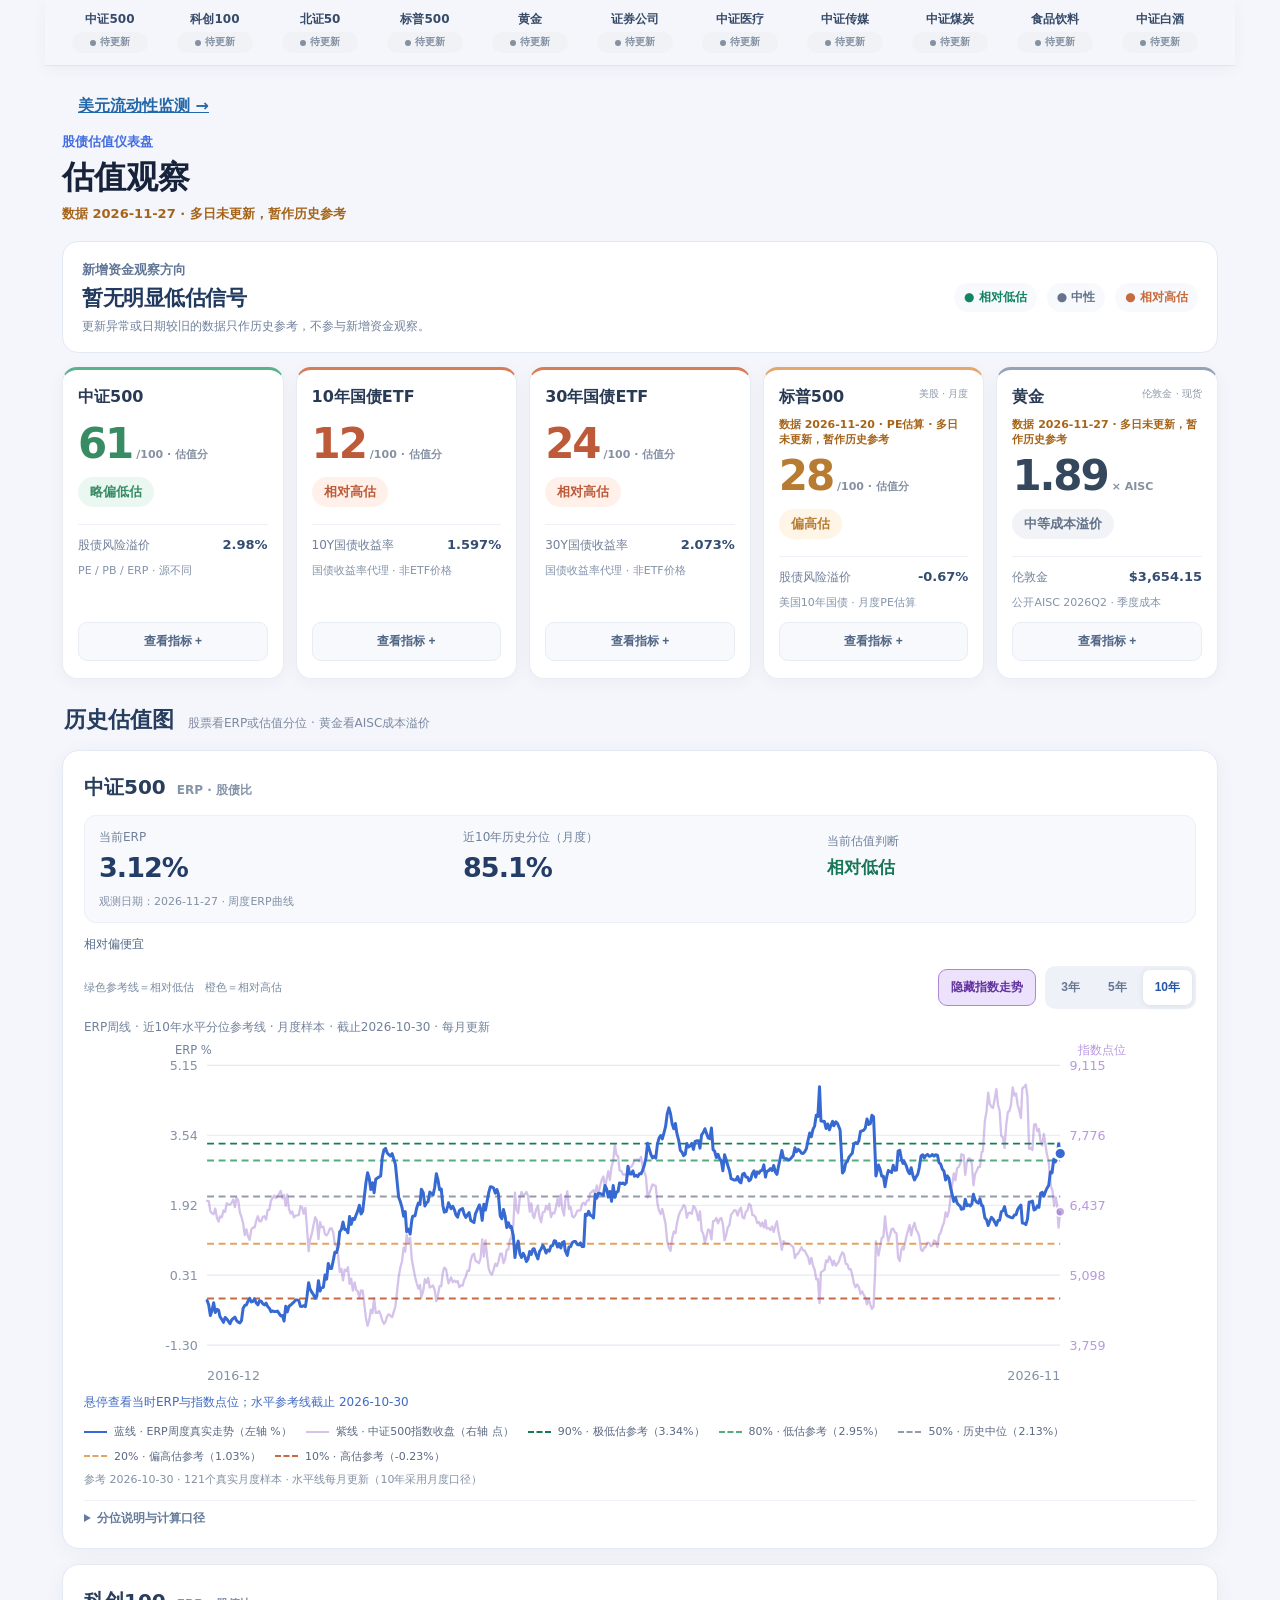
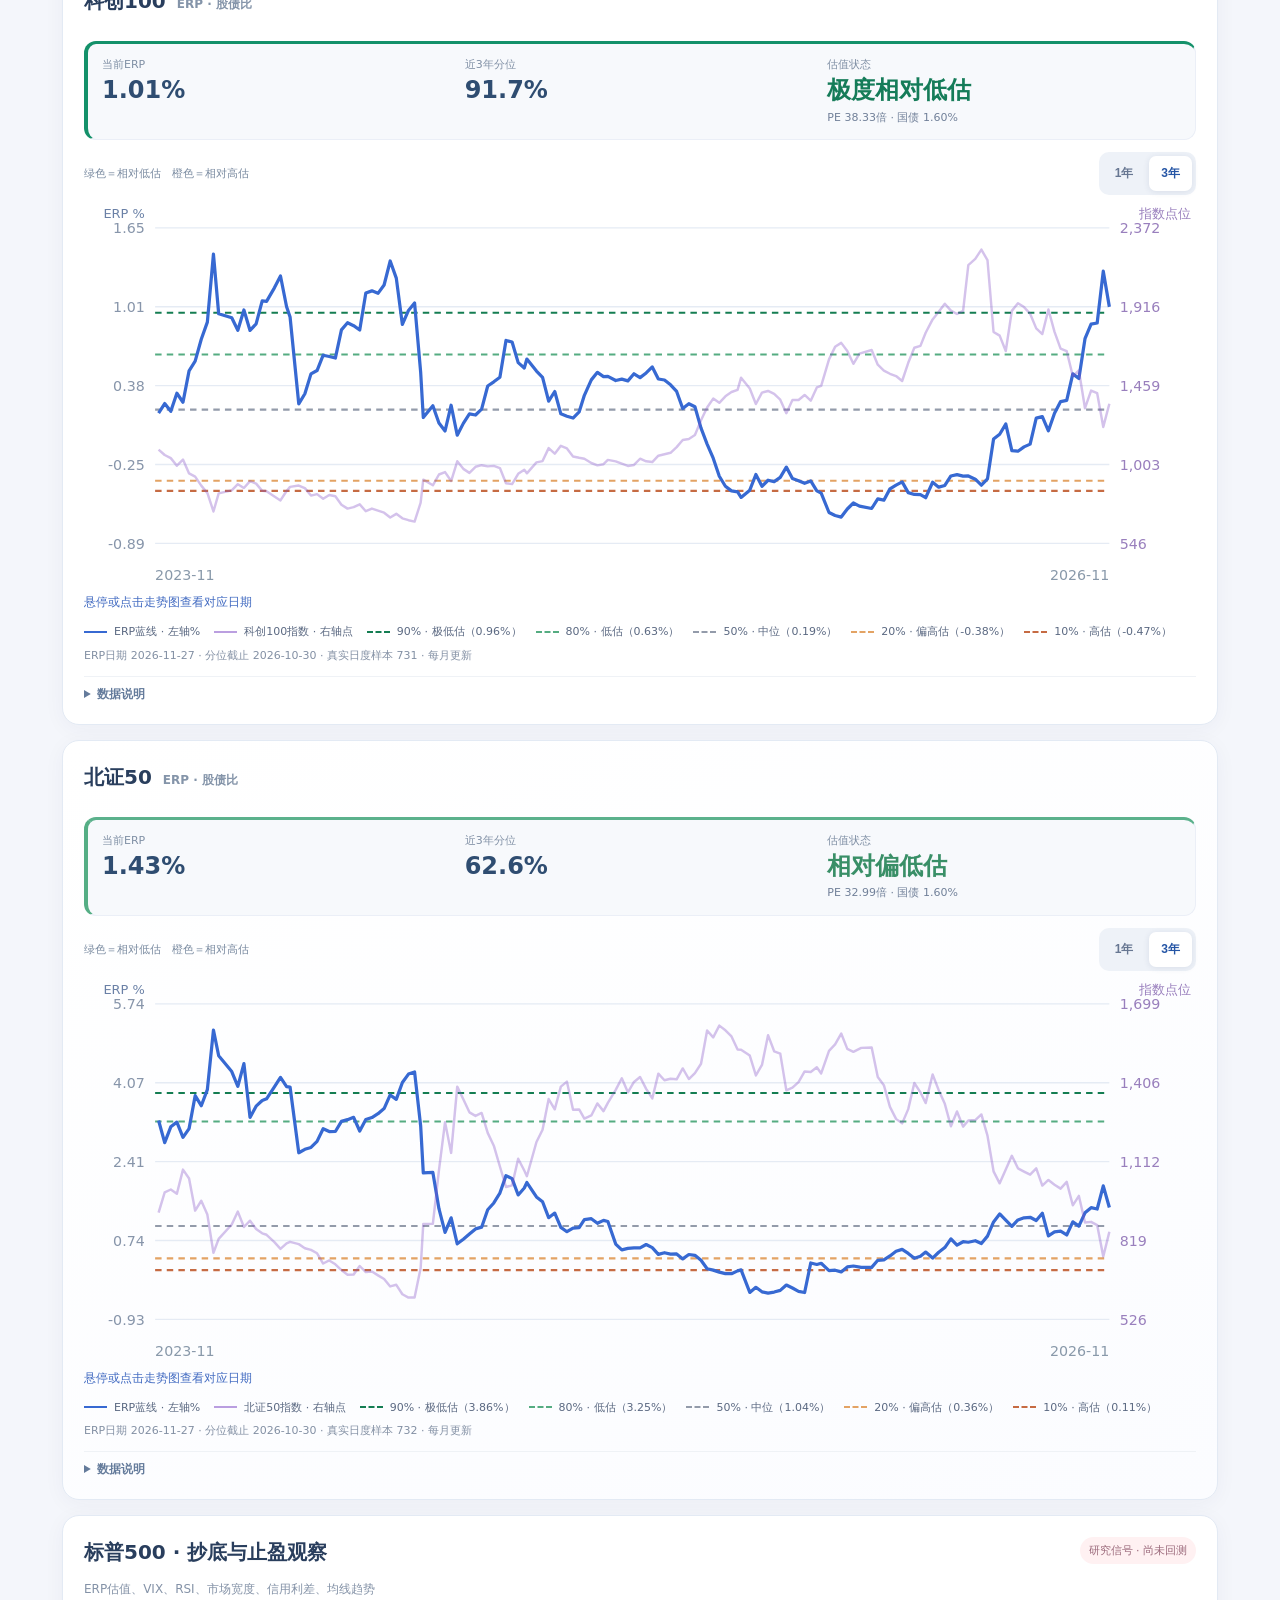
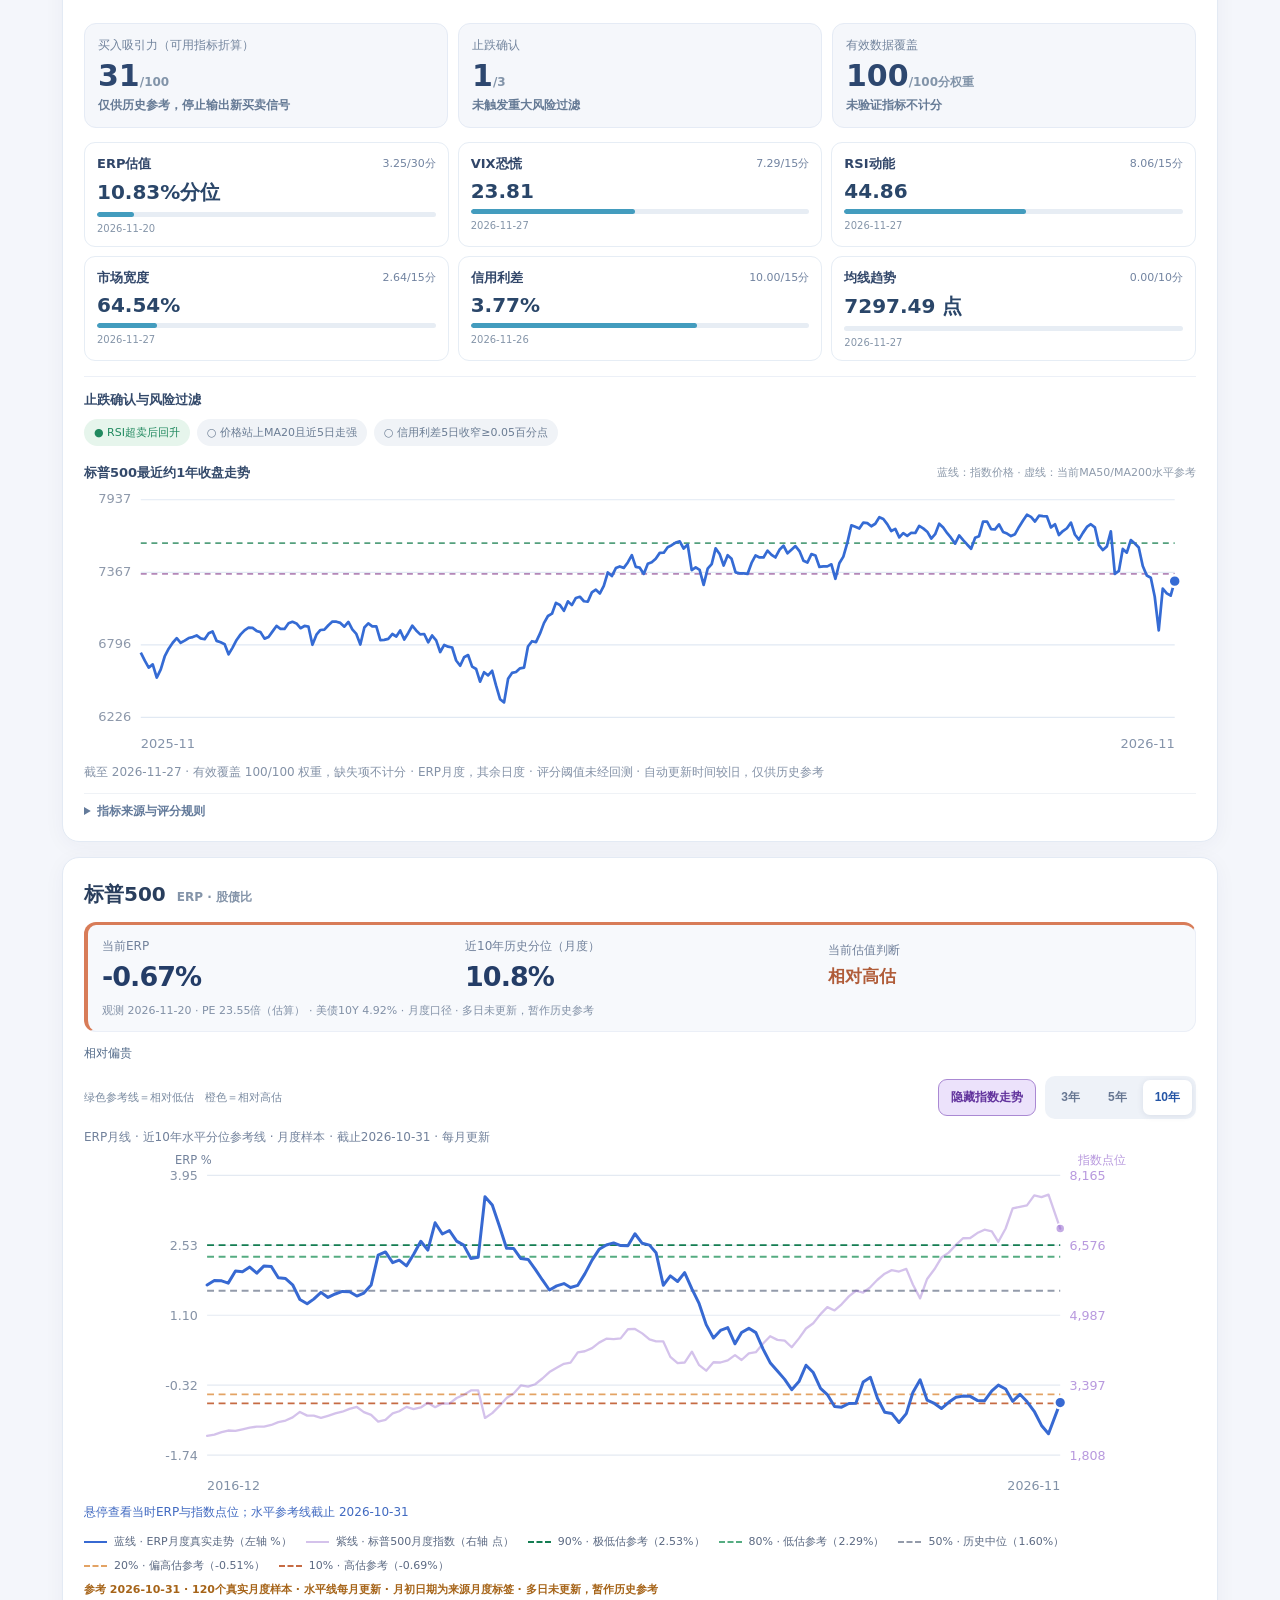
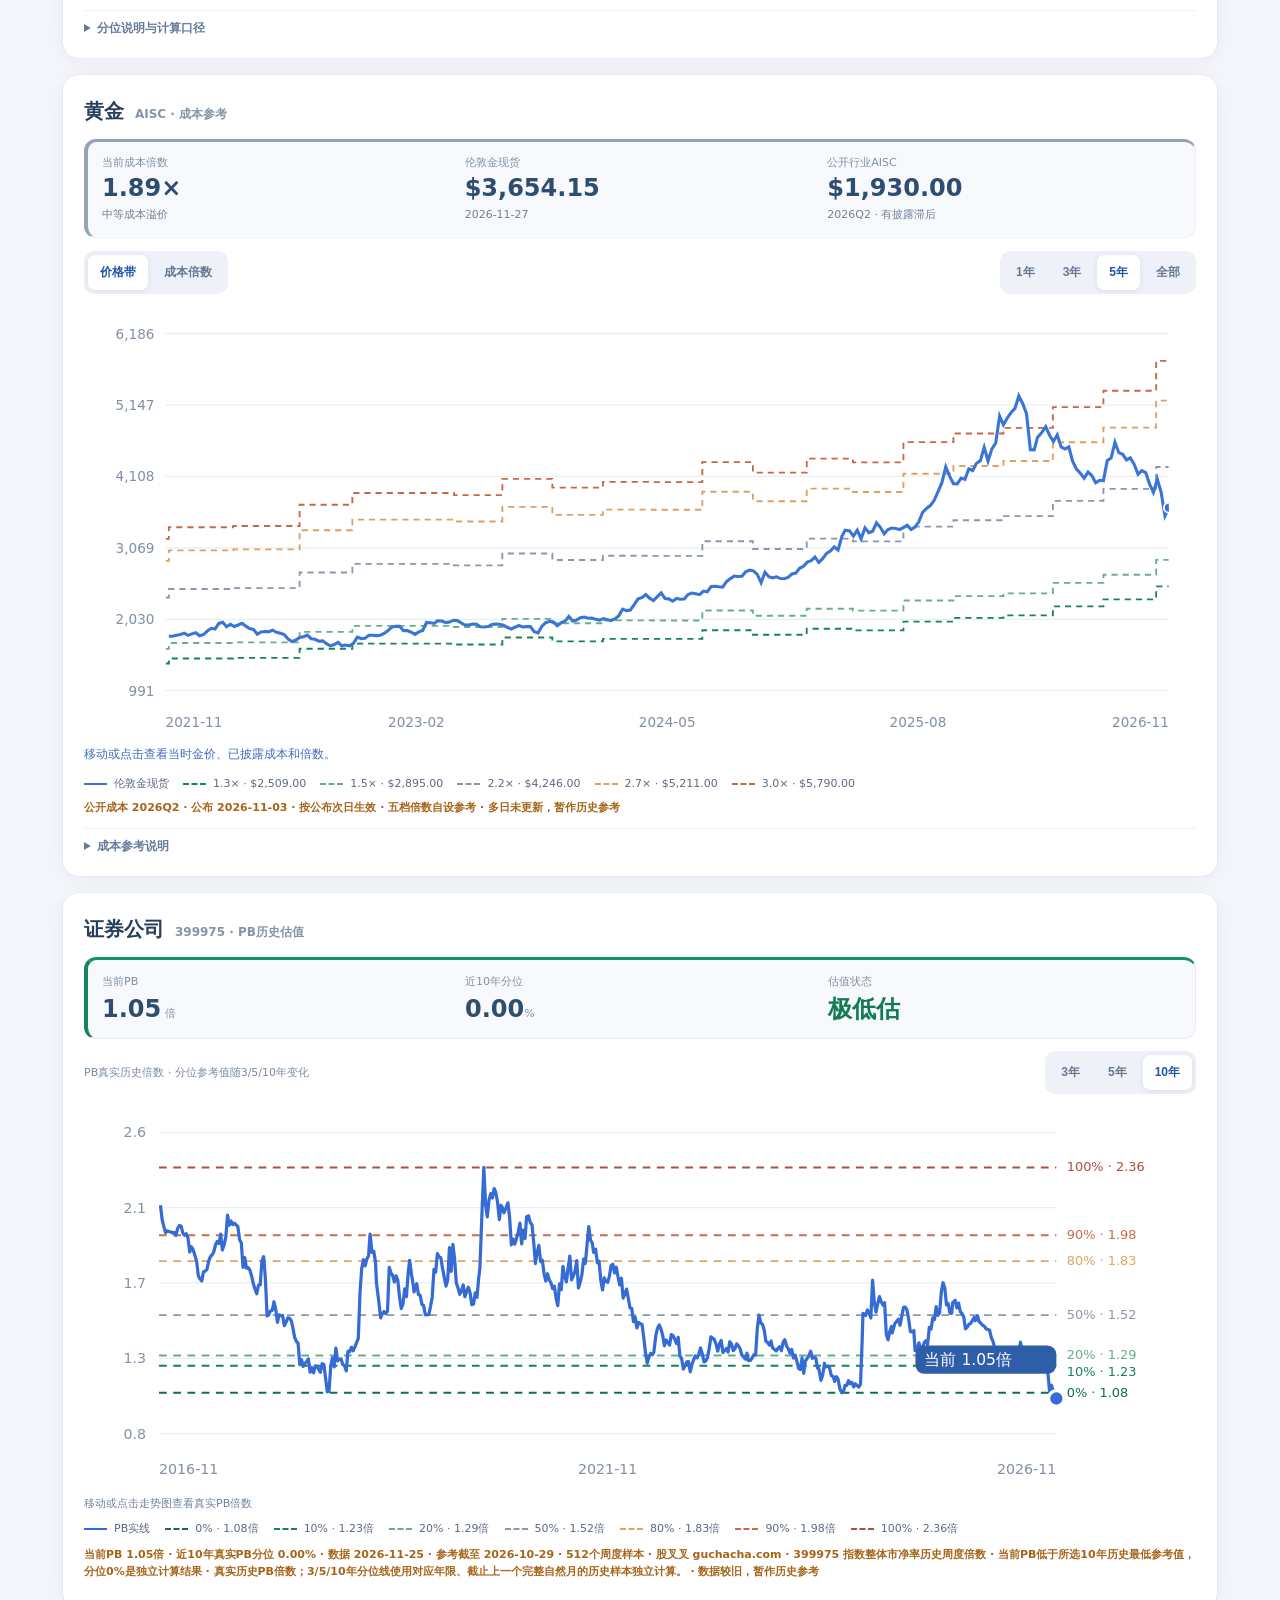
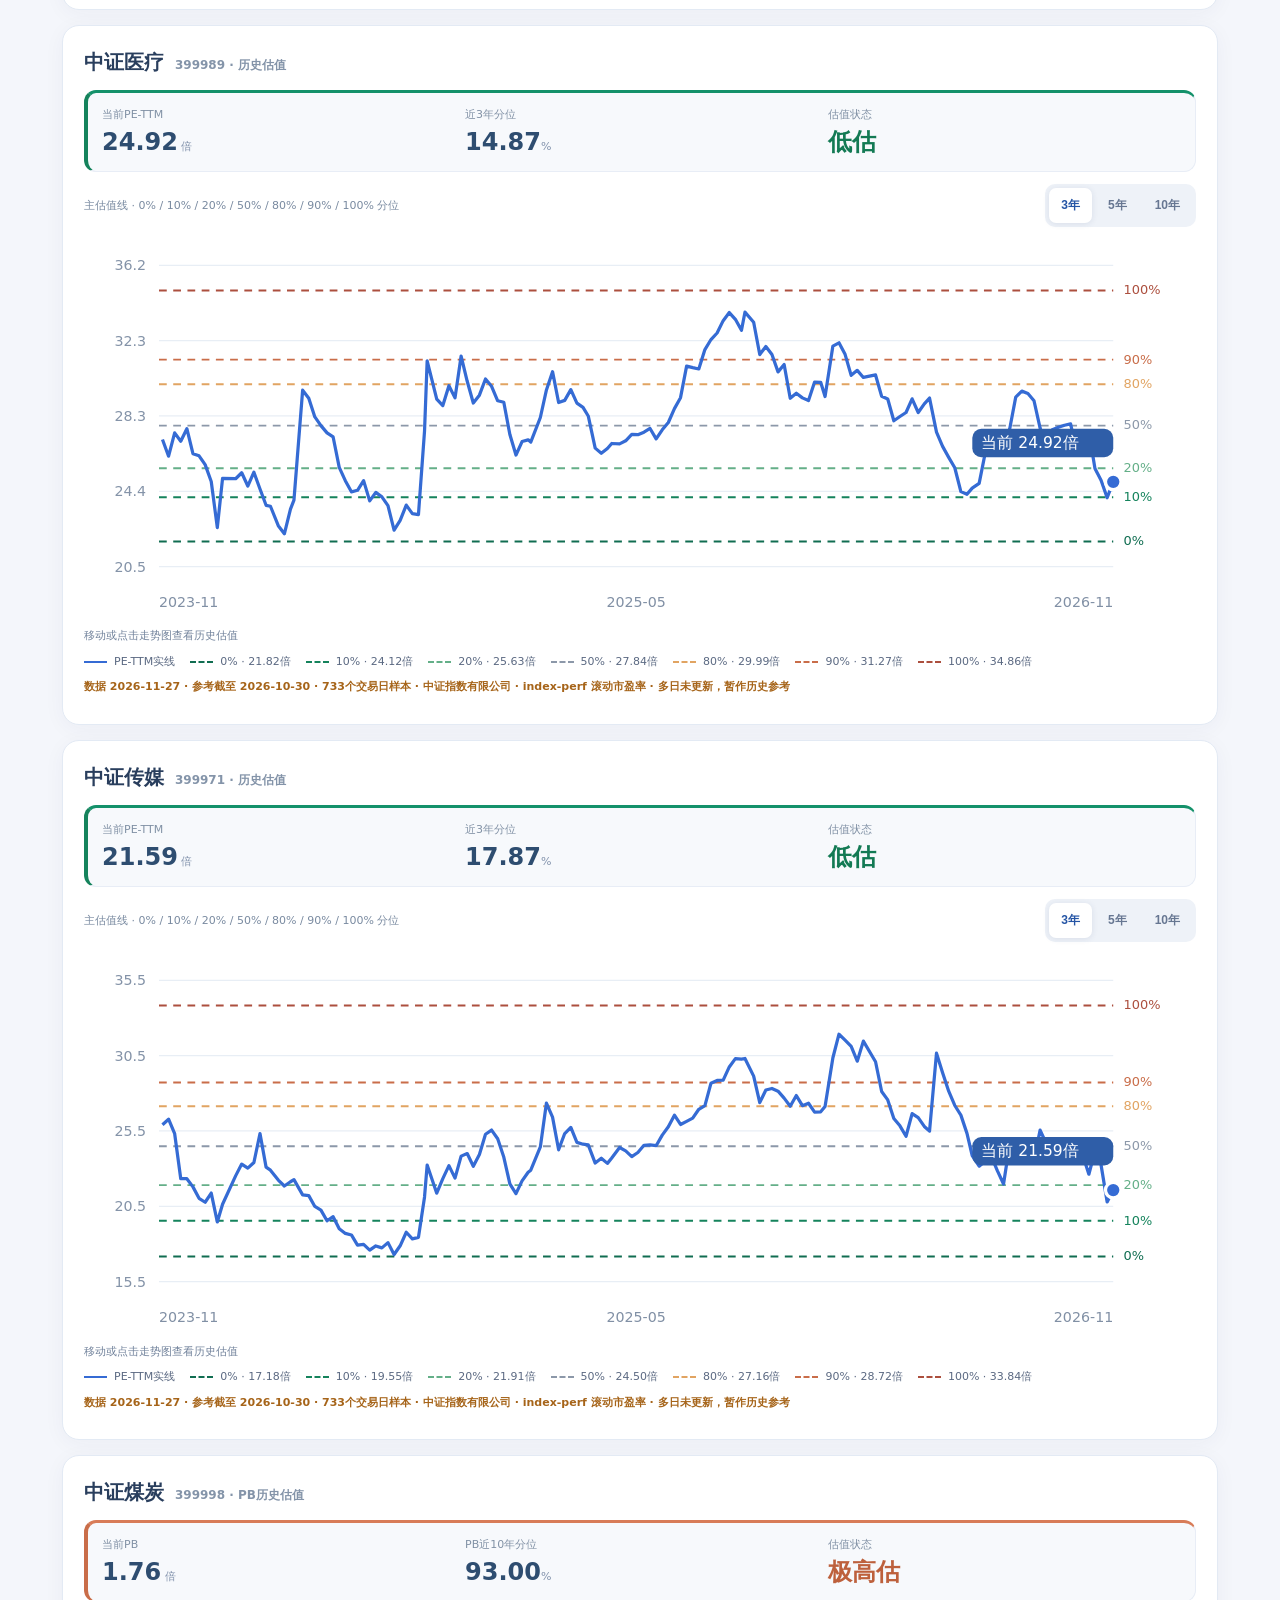
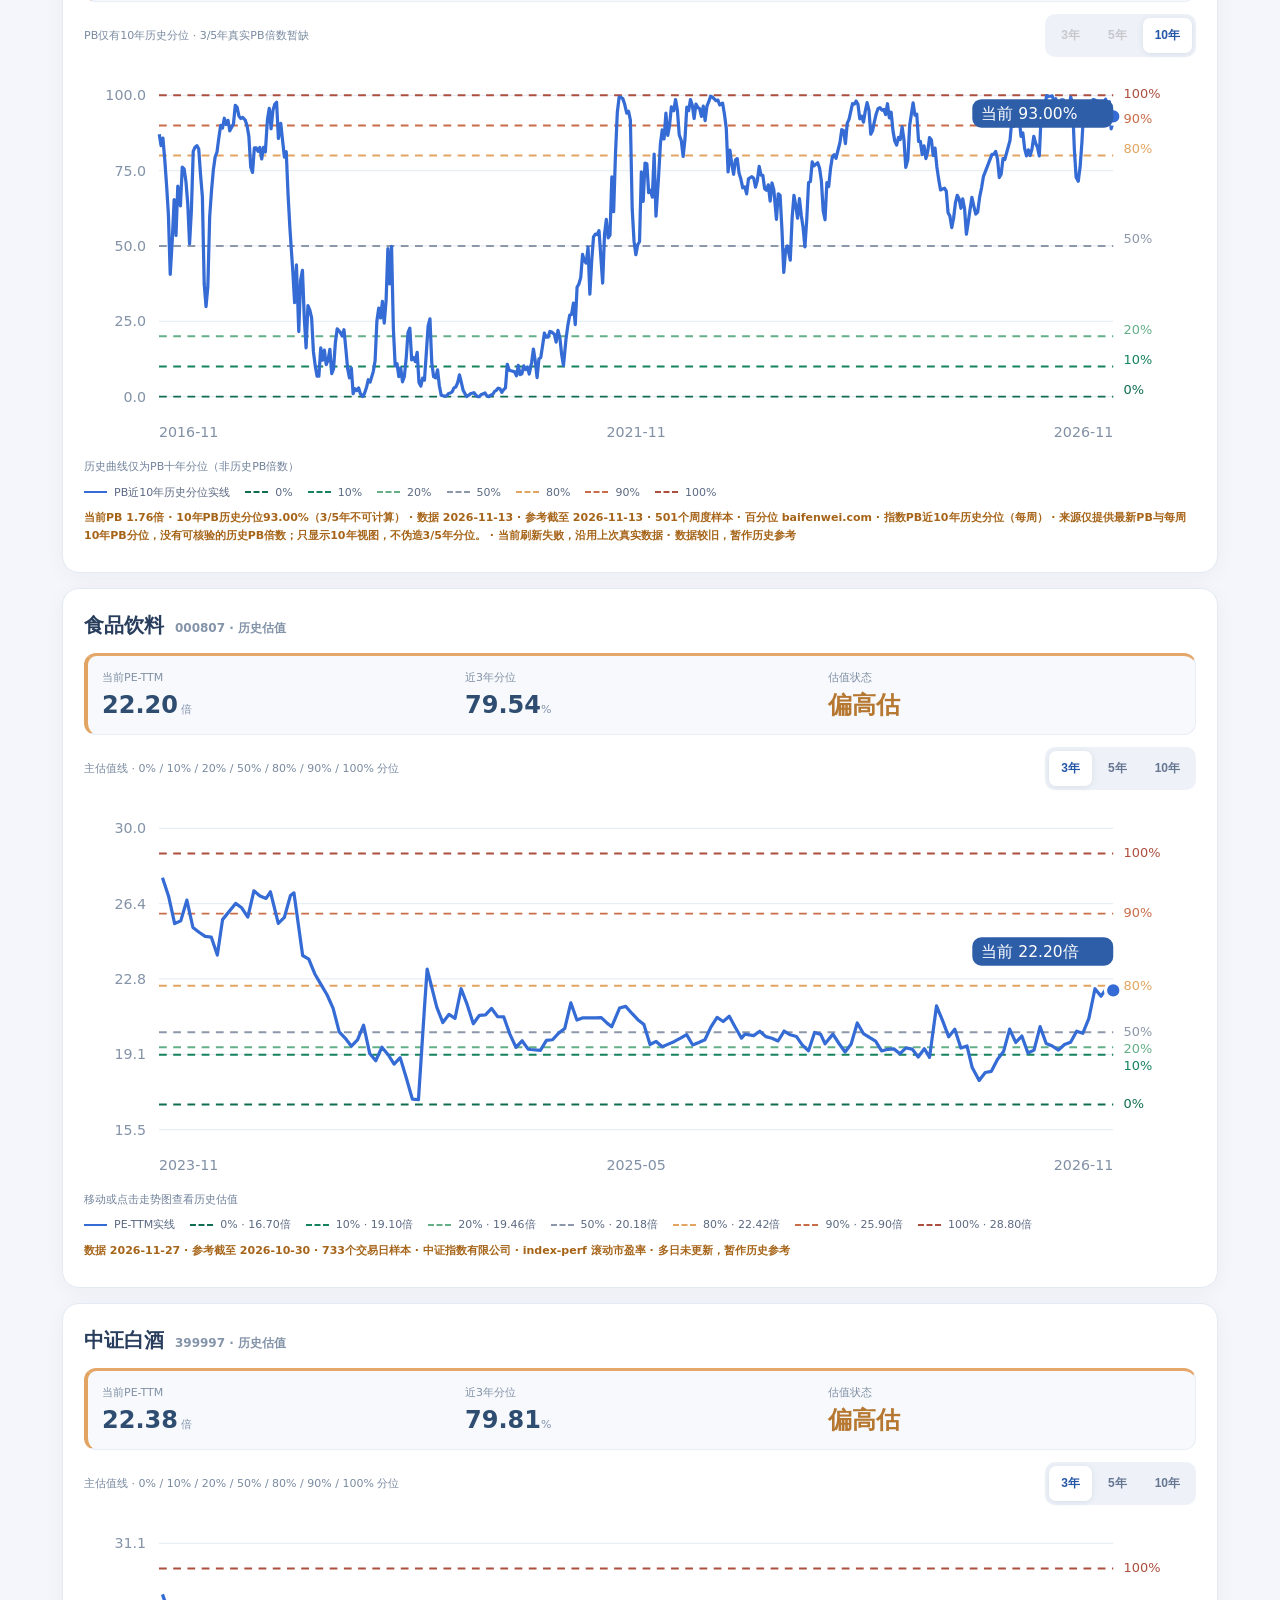
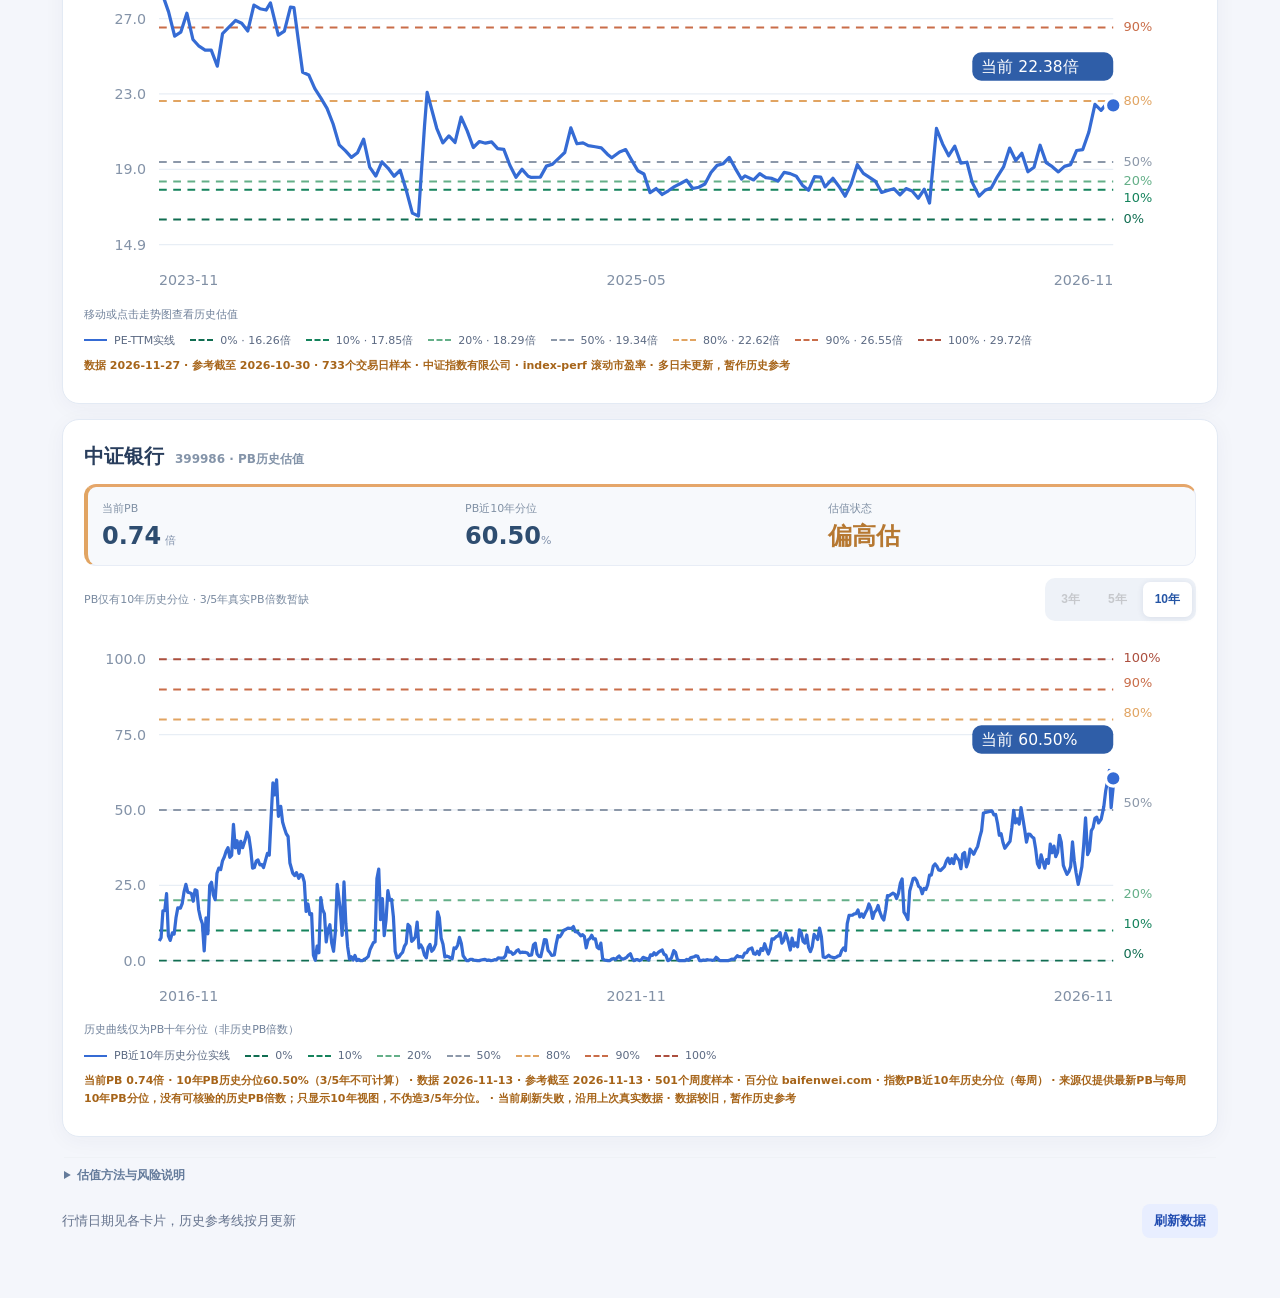
<file: index.html>
<!doctype html>
<html lang="zh-CN">
<head>
  <meta charset="utf-8">
  <meta name="viewport" content="width=device-width,initial-scale=1">
  <meta name="theme-color" content="#f5f7fb">
  <meta name="description" content="中证500、国债ETF、标普500、黄金AISC成本参考及行业历史估值走势。">
  <title>股债估值观察</title>
  <link rel="stylesheet" href="styles.css?v=20261103-sig1">
</head>
<body>
<main class="dashboard" id="dashboard-top">
<div style="padding:10px 16px"><a href="liquidity.html" style="color:#2467a8;font-weight:600">美元流动性监测 →</a></div>
<header class="dashboard-head">
  <div class="head-main"><div class="eyebrow">股债估值仪表盘</div><h1>估值观察</h1><div class="meta" id="stamp">正在读取最新行情</div></div>
</header>
<section class="hero overview-hero" aria-labelledby="money-title">
  <div><label id="money-title">新增资金观察方向</label><h2 id="pick">等待行情</h2><p id="reason">各类资产单独判断，不按评分机械排名</p></div>
  <div class="valuation-key" aria-label="估值颜色"><span class="key-cheap">● 相对低估</span><span class="key-neutral">● 中性</span><span class="key-rich">● 相对高估</span></div>
</section>
<section class="assets-overview" aria-label="五类资产估值与成本参考">
  <div class="cards" id="cards"></div>
  <section class="panel us-panel overview-card" id="us-section">
<div class="us-header"><h3>标普500</h3><span class="asset-subtype">美股 · 月度</span></div>
<div id="us-stamp" class="muted">加载中</div>
<div id="us-card" class="us-content"><div class="us-empty">等待美股数据</div></div>
</section>
  <section class="panel gold-panel overview-card" id="gold-section">
    <div class="us-header"><h3>黄金</h3><span class="asset-subtype">伦敦金 · 现货</span></div>
    <div id="gold-stamp" class="muted">加载中</div>
    <div id="gold-card" class="gold-content"><p class="us-empty">等待金价与公开成本</p></div>
  </section>
</section>
<section class="charts-section" aria-label="历史估值走势">
  <div class="charts-head"><h2>历史估值图</h2><p>股票看ERP或估值分位 · 黄金看AISC成本溢价</p></div>
  <section class="panel history-panel" id="history-panel">
<h3>中证500 <span class="chart-code">ERP · 股债比</span></h3>

<div id="history-current" class="history-current"><div class="history-empty">正在加载历史估值数据。</div></div>
<p id="history-description" class="history-advice"></p>
<div class="history-toolbar"><span class="chart-line-hint">绿色参考线＝相对低估　橙色＝相对高估</span><div class="history-actions"><button id="history-index-toggle" class="history-index-toggle" type="button" data-index-toggle aria-pressed="true">隐藏指数走势</button><div class="history-switch" aria-label="走势图时间范围"><button data-history-years="3" aria-pressed="false">3年</button><button data-history-years="5" aria-pressed="false">5年</button><button class="active" data-history-years="10" aria-pressed="true">10年</button></div></div></div>
<p id="history-frequency" class="history-frequency">正在检查真实历史数据</p>
<div id="history-chart"><div class="history-empty">等待真实历史数据。</div></div>
<div id="history-hover" class="history-hover" aria-live="off"></div>
<div id="history-legend" class="history-legend" aria-label="走势图颜色图例"></div>
<p class="history-note" id="history-note">五条水平参考线按所选3年、5年或10年的历史ERP计算，每月随上个完整月份的行情修正。</p>
<details class="chart-help"><summary>分位说明与计算口径</summary><h4 class="history-zone-title">历史分位</h4>
<div class="history-zone-head"><span>历史分位</span><span>中文判断</span><span>简单理解</span></div>
<div id="history-zones" class="history-zones"></div>
<p class="chart-help-text">ERP＝100÷滚动PE－中国10年国债收益率。参考线按所选年限计算，每月更新。不同日期共用当前参考线，不代表当时可交易信号；指数价格不等于ETF收益。</p></details>
</section>
  <section class="panel star-panel" id="star-panel">
<div class="bse-head"><div><div class="eyebrow">科创板独立估值观察 · 000698</div>
<h3>科创100 <span class="chart-code">ERP · 股债比</span></h3></div></div>
<div id="star-summary" class="bse-summary"><div class="history-empty">正在核验科创100真实估值数据。</div></div>
<div class="bse-toolbar"><span class="chart-line-hint">绿色＝相对低估　橙色＝相对高估</span><div class="history-switch" aria-label="科创100时间范围"><button type="button" data-star-years="1" aria-pressed="false">1年</button><button type="button" data-star-years="3" class="active" aria-pressed="true">3年</button></div></div>
<div id="star-chart" aria-live="polite"><div class="history-empty">尚未获取科创100历史走势图。</div></div>
<div id="star-hover" class="history-hover" aria-live="off"></div><div id="star-legend" class="history-legend"></div>
<p class="bse-note" id="star-note">蓝线是科创100股债风险溢价（左轴，%），淡紫线是科创100指数收盘点位（右轴，点）。水平分位线每月更新一次。</p>
<details class="chart-help"><summary>数据说明</summary><p class="chart-help-text">科创100发布于2023年8月，历史不足5年。 ERP＝100÷滚动PE－中国10年国债收益率；分位线每月更新。指数点位不是ETF收益，估值分位不等于买卖信号。</p></details>
</section>
  <section class="panel bse-panel" id="bse-panel">
<div class="bse-head"><div><div class="eyebrow">北交所独立估值观察 · 899050</div>
<h3>北证50 <span class="chart-code">ERP · 股债比</span></h3></div></div>
<div id="bse-summary" class="bse-summary"><div class="history-empty">正在核验北证50真实估值数据。</div></div>
<div class="bse-toolbar"><span class="chart-line-hint">绿色＝相对低估　橙色＝相对高估</span><div class="history-switch" aria-label="北证50时间范围"><button type="button" data-bse-years="1" aria-pressed="false">1年</button><button type="button" data-bse-years="3" class="active" aria-pressed="true">3年</button></div></div>
<div id="bse-chart" aria-live="polite"><div class="history-empty">尚未获取北证50历史走势图。</div></div>
<div id="bse-hover" class="history-hover" aria-live="off"></div><div id="bse-legend" class="history-legend"></div>
<p class="bse-note" id="bse-note">蓝线是北证50股债风险溢价（左轴，%），淡紫线是北证50指数收盘点位（右轴，点）。水平分位线每月更新一次。</p>
<details class="chart-help"><summary>数据说明</summary><p class="chart-help-text">北证50发布于2022年11月，历史不足5年。 ERP＝100÷滚动PE－中国10年国债收益率；分位线每月更新。指数点位不是ETF收益，估值分位不等于买卖信号。</p></details>
</section>

  <section class="panel sp-signals-panel" id="sp500-signals-panel" aria-labelledby="signal-heading">
    <div class="signal-heading">
      <div><h3 id="signal-heading">标普500 · 抄底与止盈观察</h3>
      <p>ERP估值、VIX、RSI、市场宽度、信用利差、均线趋势</p></div>
      <span class="signal-disclaimer">研究信号 · 尚未回测</span>
    </div>
    <div class="signal-summary" id="signal-summary"><div class="signal-unavailable">正在核对市场指标</div></div>
    <div class="signal-items" id="signal-items"></div>
    <div class="signal-details"><strong>止跌确认与风险过滤</strong><div class="signal-confirm" id="signal-confirm"></div></div>
    <div class="signal-price-head"><strong>标普500最近约1年收盘走势</strong><span>蓝线：指数价格 · 虚线：当前MA50/MA200水平参考</span></div>
    <div id="signal-chart" class="signal-chart"></div>
    <p id="signal-status" class="signal-foot">评分是研究性观察，不代表交易建议。</p>
    <details class="chart-help"><summary>指标来源与评分规则</summary>
      <p class="chart-help-text">初始权重：ERP 30、VIX 15、RSI 15、市场宽度 15、HY OAS 15、MA50/MA200 10。标普500市场宽度使用公开的每日成分股50日均线数据，HY OAS使用FRED原始信用利差的公开历史缓存；分别验证日期与样本后参与评分。只有缺失时才按实际可用权重折算，并标示覆盖率，信用利差缺失时暂停买入信号。高分须结合RSI反转、短线价格趋势和利差收窄等企稳确认；信用风险急升时禁止触发买入观察信号。RSI使用标普500日度收盘价按Wilder(14)计算；ERP是月度数据，其余为日度数据。阈值尚未严格历史回测，不能代表买卖胜率或未来收益。</p>
      <p class="chart-help-text">来源：标普500日线采用Yahoo ^GSPC（故障时FRED）、VIX为Cboe、宽度为 <a href="https://github.com/DeanFinancials/deanfi-data" target="_blank" rel="noopener noreferrer">DeanFinancials公开日度数据</a>；信用利差为 <a href="https://github.com/vincizh/market-fragility-dashboard" target="_blank" rel="noopener noreferrer">FRED BAMLH0A0HYM2的GitHub缓存</a>（ICE BofA），原始序列见 <a href="https://fred.stlouisfed.org/series/BAMLH0A0HYM2" target="_blank" rel="noopener noreferrer">FRED</a>。如公开缓存停止更新，将标示缺失。成分股历史使用当前股票集合，存在幸存者偏差；评分规则尚未严格历史回测。指数价格曲线不绘制未经验证的历史买卖点，最新MA50/MA200为水平参考值。</p>
    </details>
  </section>

  <section class="panel history-panel" id="sp500-panel">
    <h3>标普500 <span class="chart-code">ERP · 股债比</span></h3>
    <div id="sp500-current" class="history-current"><div class="history-empty">正在核对美股历史估值</div></div>
    <p id="sp500-description" class="history-advice"></p>
    <div class="history-toolbar"><span class="chart-line-hint">绿色参考线＝相对低估　橙色＝相对高估</span><div class="history-actions">
      <button id="sp500-index-toggle" class="history-index-toggle" type="button" data-sp500-index-toggle aria-pressed="true">隐藏指数走势</button>
      <div class="history-switch" aria-label="标普500时间范围"><button type="button" data-sp500-years="3" aria-pressed="false">3年</button><button type="button" data-sp500-years="5" aria-pressed="false">5年</button><button type="button" data-sp500-years="10" class="active" aria-pressed="true">10年</button></div>
    </div></div>
    <p id="sp500-frequency" class="history-frequency">正在核对真实月度数据</p>
    <div id="sp500-chart"><div class="history-empty">等待真实历史数据</div></div>
    <div id="sp500-hover" class="history-hover" aria-live="off"></div>
    <div id="sp500-legend" class="history-legend" aria-label="标普500估值图例"></div>
    <p id="sp500-note" class="history-note"></p>
    <details class="chart-help"><summary>分位说明与计算口径</summary>
      <div class="history-zone-head"><span>历史分位</span><span>中文判断</span><span>简单理解</span></div>
      <div id="sp500-zones" class="history-zones"></div>
      <p class="chart-help-text">ERP＝100÷标普500滚动PE－美国10年国债收益率。PE与美债取Multpl真实月度历史，按来源日期向前配对；五条水平线按所选3/5/10年样本计算，每月更新，当前分位随最新ERP重算。历史月初日期是来源的月度标签，历史数据可能修订；最新估算PE会标明。紫线为月度指数点位，历史采用月均价。当前参考线不是历史逐点买卖信号。</p>
    </details>
  </section>

  <section class="panel gold-history-panel" id="gold-panel">
    <h3>黄金 <span class="chart-code">AISC · 成本参考</span></h3>
    <div id="gold-summary" class="bse-summary"><p class="history-empty">正在核对金价与公开成本</p></div>
    <div class="gold-toolbar">
      <div class="history-switch" aria-label="黄金图表口径">
        <button type="button" data-gold-view="price" class="active" aria-pressed="true">价格带</button>
        <button type="button" data-gold-view="ratio" aria-pressed="false">成本倍数</button>
      </div>
      <div class="history-switch" aria-label="黄金历史时间范围">
        <button type="button" data-gold-years="1" aria-pressed="false">1年</button>
        <button type="button" data-gold-years="3" aria-pressed="false">3年</button>
        <button type="button" data-gold-years="5" class="active" aria-pressed="true">5年</button>
        <button type="button" data-gold-years="all" aria-pressed="false">全部</button>
      </div>
    </div>
    <div id="gold-chart" aria-live="polite"><p class="history-empty">等待真实黄金历史数据</p></div>
    <div id="gold-hover" class="history-hover" aria-live="off"></div>
    <div id="gold-legend" class="history-legend" aria-label="黄金五档AISC倍数参考"></div>
    <p id="gold-note" class="bse-note"></p>
    <details class="chart-help"><summary>成本参考说明</summary><p class="chart-help-text">1.3 / 1.5 / 2.2 / 2.7 / 3.0倍为自设参考，不是历史分位或公允价格。美元金价与全球行业平均AISC同为美元/盎司；成本取世界黄金协会公开报告，按公布次日生效，期间沿用上次已知成本。公开历史样本可能缺少更早披露，不应当作完整信息回测。AISC不是金价底线，金价还受实际利率、央行、汇率及投资需求影响。</p></details>
  </section>

  <section class="panel industry-panel" id="industry-399975" data-industry-code="399975" data-metric="PB">
    <h3>证券公司 <span class="chart-code">399975 · PB历史估值</span></h3>
    <div class="industry-summary">正在读取真实估值数据</div>
    <div class="industry-toolbar">
      <span class="chart-line-hint">PB近10年历史分位走势 · 0 / 10 / 20 / 50 / 80 / 90 / 100%</span>
      <div class="history-switch" aria-label="证券公司历史估值时间范围">
        <button type="button" data-industry-years="3" class="active" aria-pressed="true">3年</button>
        <button type="button" data-industry-years="5" aria-pressed="false">5年</button>
        <button type="button" data-industry-years="10" aria-pressed="false">10年</button>
      </div>
    </div>
    <div class="industry-chart" aria-live="polite"><p class="industry-empty">等待估值历史数据</p></div>
    <div class="industry-hover" aria-live="off"></div>
    <div class="industry-legend" aria-label="证券公司估值参考线"></div>
    <p class="industry-note"></p>
  </section>

  <section class="panel industry-panel" id="industry-399989" data-industry-code="399989" data-metric="PE-TTM">
    <h3>中证医疗 <span class="chart-code">399989 · 历史估值</span></h3>
    <div class="industry-summary">正在读取真实估值数据</div>
    <div class="industry-toolbar">
      <span class="chart-line-hint">主估值线 · 0% / 10% / 20% / 50% / 80% / 90% / 100% 分位</span>
      <div class="history-switch" aria-label="中证医疗历史估值时间范围">
        <button type="button" data-industry-years="3" class="active" aria-pressed="true">3年</button>
        <button type="button" data-industry-years="5" aria-pressed="false">5年</button>
        <button type="button" data-industry-years="10" aria-pressed="false">10年</button>
      </div>
    </div>
    <div class="industry-chart" aria-live="polite"><p class="industry-empty">等待估值历史数据</p></div>
    <div class="industry-hover" aria-live="off"></div>
    <div class="industry-legend" aria-label="中证医疗估值参考线"></div>
    <p class="industry-note"></p>
  </section>

  <section class="panel industry-panel" id="industry-399971" data-industry-code="399971" data-metric="PE-TTM">
    <h3>中证传媒 <span class="chart-code">399971 · 历史估值</span></h3>
    <div class="industry-summary">正在读取真实估值数据</div>
    <div class="industry-toolbar">
      <span class="chart-line-hint">主估值线 · 0% / 10% / 20% / 50% / 80% / 90% / 100% 分位</span>
      <div class="history-switch" aria-label="中证传媒历史估值时间范围">
        <button type="button" data-industry-years="3" class="active" aria-pressed="true">3年</button>
        <button type="button" data-industry-years="5" aria-pressed="false">5年</button>
        <button type="button" data-industry-years="10" aria-pressed="false">10年</button>
      </div>
    </div>
    <div class="industry-chart" aria-live="polite"><p class="industry-empty">等待估值历史数据</p></div>
    <div class="industry-hover" aria-live="off"></div>
    <div class="industry-legend" aria-label="中证传媒估值参考线"></div>
    <p class="industry-note"></p>
  </section>

  <section class="panel industry-panel" id="industry-399998" data-industry-code="399998" data-metric="PB">
    <h3>中证煤炭 <span class="chart-code">399998 · PB历史估值</span></h3>
    <div class="industry-summary">正在读取真实估值数据</div>
    <div class="industry-toolbar">
      <span class="chart-line-hint">PB近10年历史分位走势 · 0 / 10 / 20 / 50 / 80 / 90 / 100%</span>
      <div class="history-switch" aria-label="中证煤炭历史估值时间范围">
        <button type="button" data-industry-years="3" class="active" aria-pressed="true">3年</button>
        <button type="button" data-industry-years="5" aria-pressed="false">5年</button>
        <button type="button" data-industry-years="10" aria-pressed="false">10年</button>
      </div>
    </div>
    <div class="industry-chart" aria-live="polite"><p class="industry-empty">等待估值历史数据</p></div>
    <div class="industry-hover" aria-live="off"></div>
    <div class="industry-legend" aria-label="中证煤炭估值参考线"></div>
    <p class="industry-note"></p>
  </section>

  <section class="panel industry-panel" id="industry-000807" data-industry-code="000807" data-metric="PE-TTM">
    <h3>食品饮料 <span class="chart-code">000807 · 历史估值</span></h3>
    <div class="industry-summary">正在读取真实估值数据</div>
    <div class="industry-toolbar">
      <span class="chart-line-hint">主估值线 · 0% / 10% / 20% / 50% / 80% / 90% / 100% 分位</span>
      <div class="history-switch" aria-label="食品饮料历史估值时间范围">
        <button type="button" data-industry-years="3" class="active" aria-pressed="true">3年</button>
        <button type="button" data-industry-years="5" aria-pressed="false">5年</button>
        <button type="button" data-industry-years="10" aria-pressed="false">10年</button>
      </div>
    </div>
    <div class="industry-chart" aria-live="polite"><p class="industry-empty">等待估值历史数据</p></div>
    <div class="industry-hover" aria-live="off"></div>
    <div class="industry-legend" aria-label="食品饮料估值参考线"></div>
    <p class="industry-note"></p>
  </section>

  <section class="panel industry-panel" id="industry-399997" data-industry-code="399997" data-metric="PE-TTM">
    <h3>中证白酒 <span class="chart-code">399997 · 历史估值</span></h3>
    <div class="industry-summary">正在读取真实估值数据</div>
    <div class="industry-toolbar">
      <span class="chart-line-hint">主估值线 · 0% / 10% / 20% / 50% / 80% / 90% / 100% 分位</span>
      <div class="history-switch" aria-label="中证白酒历史估值时间范围">
        <button type="button" data-industry-years="3" class="active" aria-pressed="true">3年</button>
        <button type="button" data-industry-years="5" aria-pressed="false">5年</button>
        <button type="button" data-industry-years="10" aria-pressed="false">10年</button>
      </div>
    </div>
    <div class="industry-chart" aria-live="polite"><p class="industry-empty">等待估值历史数据</p></div>
    <div class="industry-hover" aria-live="off"></div>
    <div class="industry-legend" aria-label="中证白酒估值参考线"></div>
    <p class="industry-note"></p>
  </section>

  <section class="panel industry-panel" id="industry-399986" data-industry-code="399986" data-metric="PB">
    <h3>中证银行 <span class="chart-code">399986 · PB历史估值</span></h3>
    <div class="industry-summary">正在读取真实估值数据</div>
    <div class="industry-toolbar">
      <span class="chart-line-hint">PB近10年历史分位走势 · 0 / 10 / 20 / 50 / 80 / 90 / 100%</span>
      <div class="history-switch" aria-label="中证银行历史估值时间范围">
        <button type="button" data-industry-years="3" class="active" aria-pressed="true">3年</button>
        <button type="button" data-industry-years="5" aria-pressed="false">5年</button>
        <button type="button" data-industry-years="10" aria-pressed="false">10年</button>
      </div>
    </div>
    <div class="industry-chart" aria-live="polite"><p class="industry-empty">等待估值历史数据</p></div>
    <div class="industry-hover" aria-live="off"></div>
    <div class="industry-legend" aria-label="中证银行估值参考线"></div>
    <p class="industry-note"></p>
  </section>
</section>
<details class="method-brief"><summary>估值方法与风险说明</summary>
<p>不同资产评分公式不同，不能直接比大小。10年和30年国债ETF使用国债收益率代理，并非ETF实时价格。各图分位按自身历史计算，不能据此确定底部或保证未来收益。<strong>绿色表示相对更便宜，不代表立即买入。</strong></p>
</details>
<footer><span>行情日期见各卡片，历史参考线按月更新</span><button type="button" id="reload" title="重新读取已发布的行情快照，服务器按北京时间定时更新">刷新数据</button></footer>
</main>
<nav id="valuation-jump" class="valuation-jump" aria-label="固定历史估值快捷导航">
  <div class="valuation-jump-track" aria-label="横向滚动查看全部估值指数">
    <a href="#history-panel" class="valuation-jump-link" aria-label="跳转到中证500历史估值图">
      <span class="valuation-jump-name">中证500</span>
      <span data-valuation-status="csi500" class="valuation-jump-status" data-tone="unknown">暂无</span>
    </a>
    <a href="#star-panel" class="valuation-jump-link" aria-label="跳转到科创100历史估值图">
      <span class="valuation-jump-name">科创100</span>
      <span data-valuation-status="star100" class="valuation-jump-status" data-tone="unknown">暂无</span>
    </a>
    <a href="#bse-panel" class="valuation-jump-link" aria-label="跳转到北证50历史估值图">
      <span class="valuation-jump-name">北证50</span>
      <span data-valuation-status="bse50" class="valuation-jump-status" data-tone="unknown">暂无</span>
    </a>
    <a href="#sp500-panel" class="valuation-jump-link" aria-label="跳转到标普500股债比历史估值图">
      <span class="valuation-jump-name">标普500</span>
      <span data-valuation-status="sp500" class="valuation-jump-status" data-tone="unknown">暂无</span>
    </a>
    <a href="#gold-panel" class="valuation-jump-link" aria-label="跳转到黄金AISC成本参考图">
      <span class="valuation-jump-name">黄金</span>
      <span data-valuation-status="gold" class="valuation-jump-status" data-tone="unknown">暂无</span>
    </a>
    <a href="#industry-399975" class="valuation-jump-link" aria-label="跳转到证券公司历史估值图">
      <span class="valuation-jump-name">证券公司</span>
      <span data-valuation-status="399975" class="valuation-jump-status" data-tone="unknown">暂无</span>
    </a>
    <a href="#industry-399989" class="valuation-jump-link" aria-label="跳转到中证医疗历史估值图">
      <span class="valuation-jump-name">中证医疗</span>
      <span data-valuation-status="399989" class="valuation-jump-status" data-tone="unknown">暂无</span>
    </a>
    <a href="#industry-399971" class="valuation-jump-link" aria-label="跳转到中证传媒历史估值图">
      <span class="valuation-jump-name">中证传媒</span>
      <span data-valuation-status="399971" class="valuation-jump-status" data-tone="unknown">暂无</span>
    </a>
    <a href="#industry-399998" class="valuation-jump-link" aria-label="跳转到中证煤炭历史估值图">
      <span class="valuation-jump-name">中证煤炭</span>
      <span data-valuation-status="399998" class="valuation-jump-status" data-tone="unknown">暂无</span>
    </a>
    <a href="#industry-000807" class="valuation-jump-link" aria-label="跳转到食品饮料历史估值图">
      <span class="valuation-jump-name">食品饮料</span>
      <span data-valuation-status="000807" class="valuation-jump-status" data-tone="unknown">暂无</span>
    </a>
    <a href="#industry-399997" class="valuation-jump-link" aria-label="跳转到中证白酒历史估值图">
      <span class="valuation-jump-name">中证白酒</span>
      <span data-valuation-status="399997" class="valuation-jump-status" data-tone="unknown">暂无</span>
    </a>
    <a href="#industry-399986" class="valuation-jump-link" aria-label="跳转到中证银行历史估值图">
      <span class="valuation-jump-name">中证银行</span>
      <span data-valuation-status="399986" class="valuation-jump-status" data-tone="unknown">暂无</span>
    </a>
  </div>
</nav>
<script src="history.js?v=20261030-maint1"></script>
<script src="bse50.js?v=20261029-bse1"></script>
<script src="star100.js?v=20261029-star1"></script>
<script src="industry.js?v=20261031-pbwindows2"></script>
<script src="sp500.js?v=20261030-sp5001"></script>
<script src="us-signals.js?v=20261103-sig3"></script>
<script src="gold.js?v=20261030-gold1"></script>
<script src="valuation-nav.js?v=20261031-pbwindows1"></script>
<script src="app.js?v=20261103-sig1"></script>
</body></html>
</file>
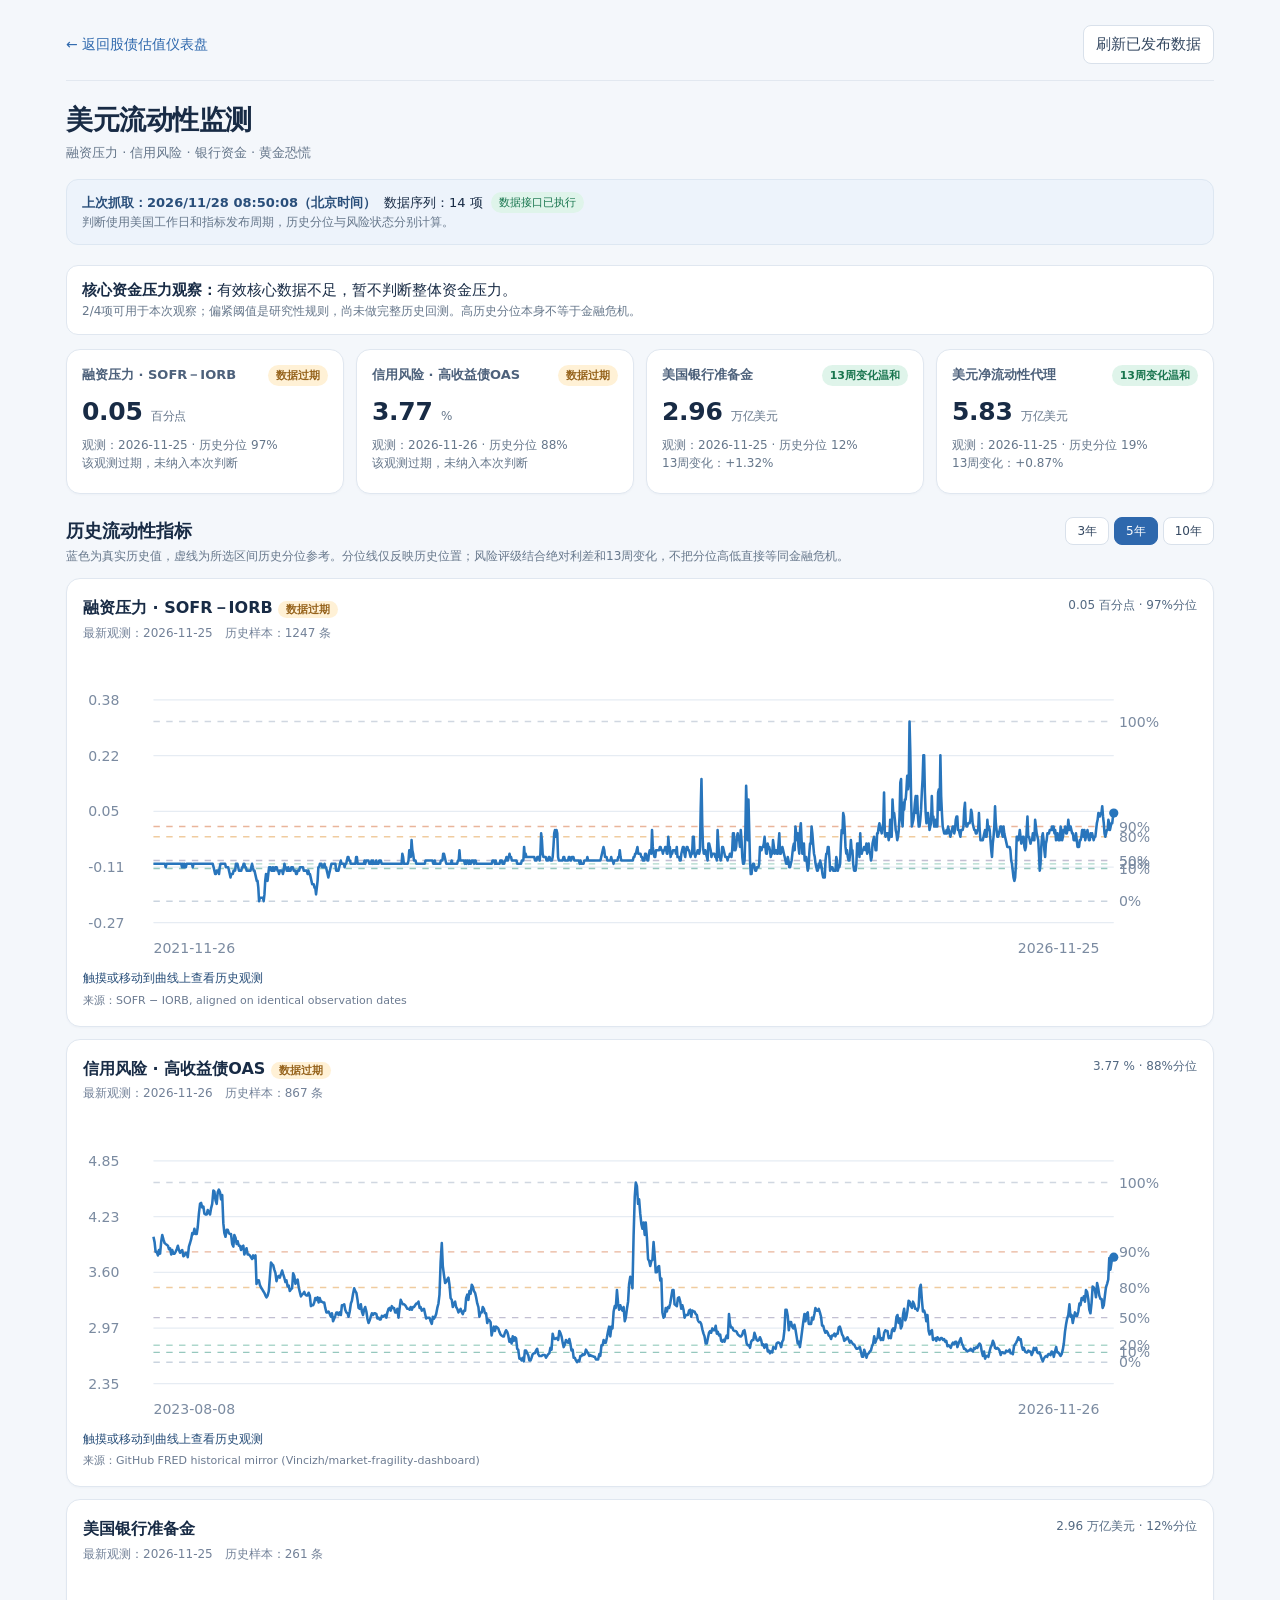
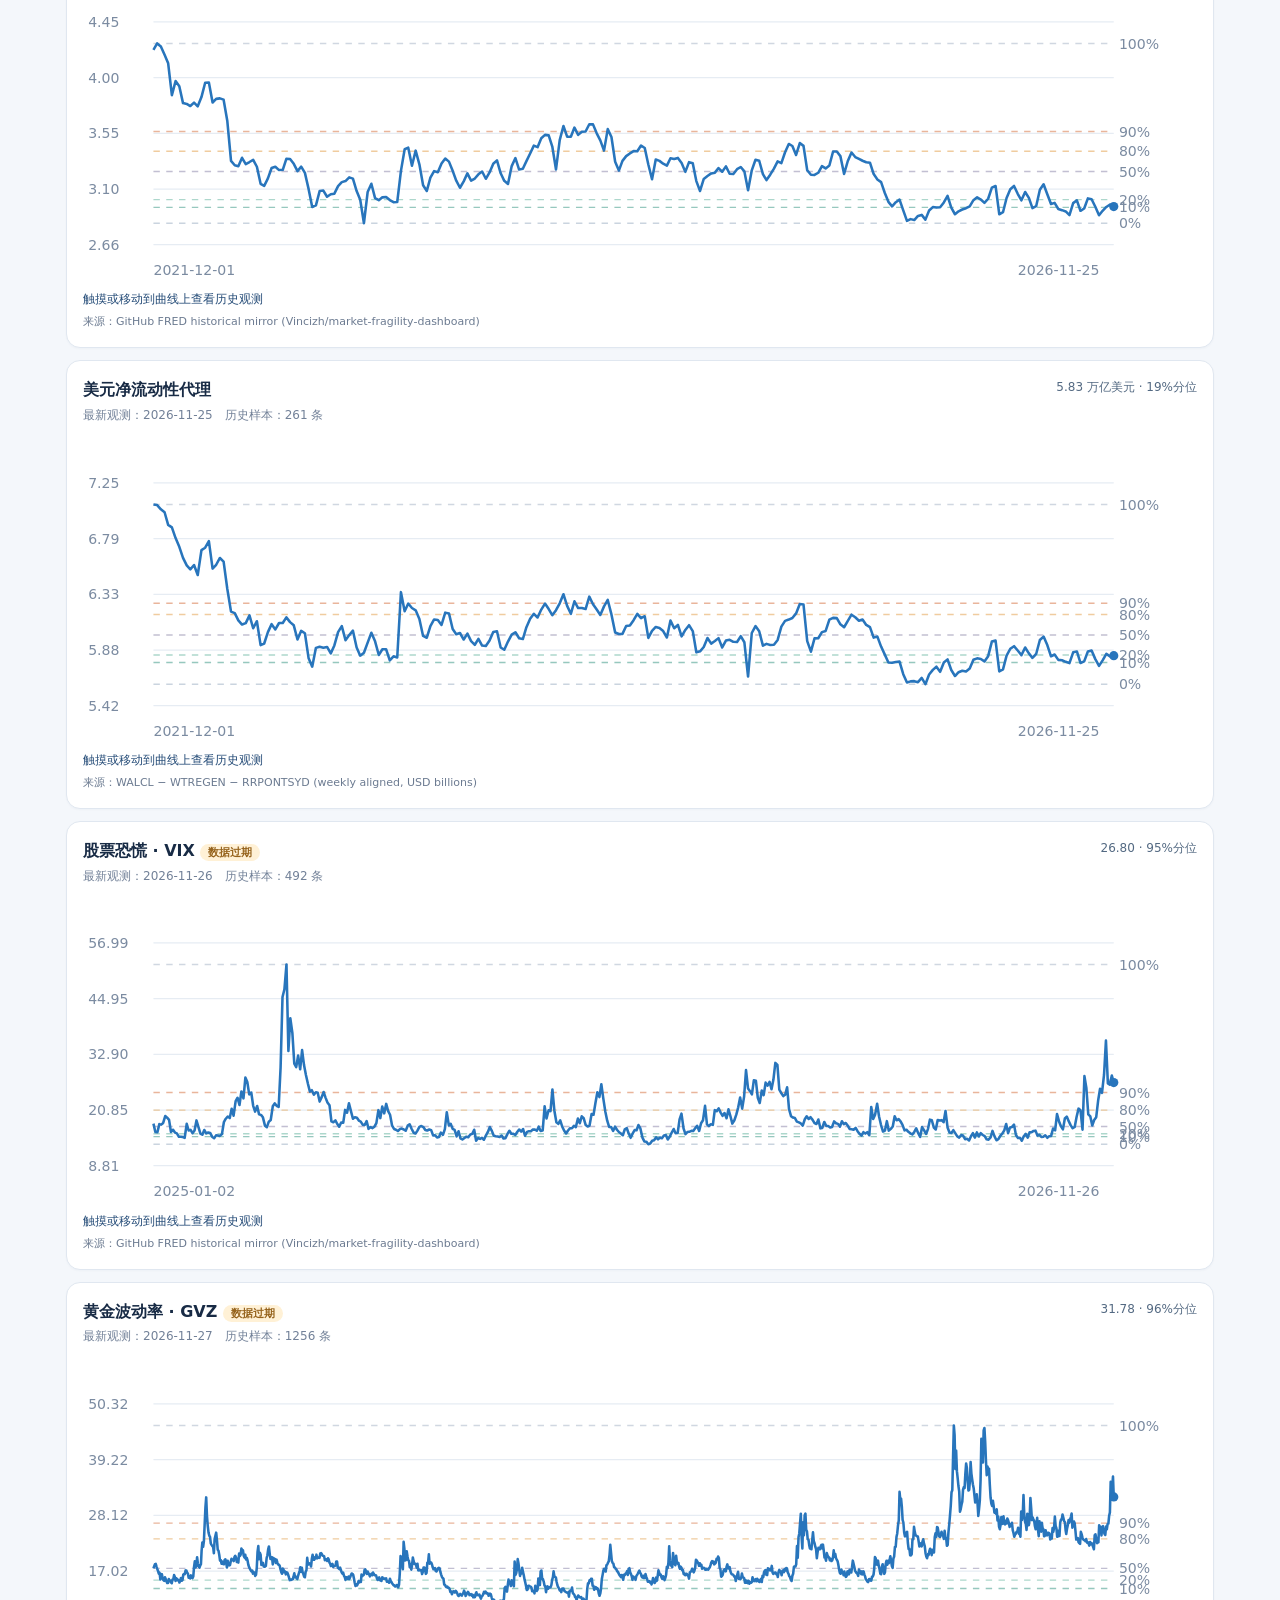
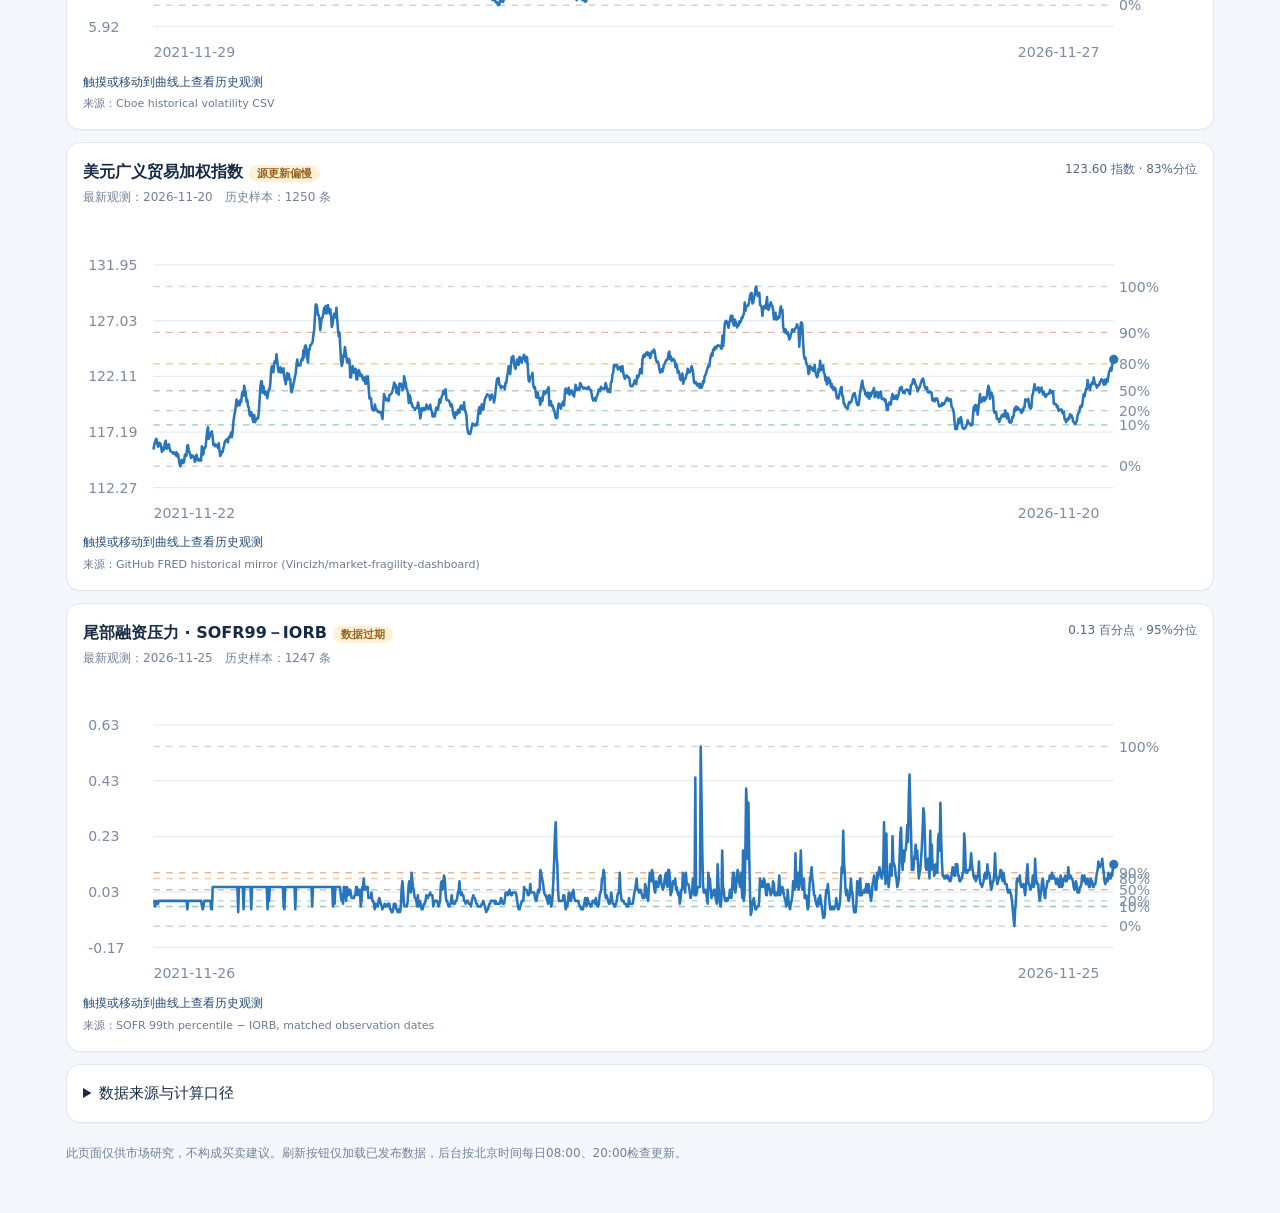
<file: liquidity.html>
<!doctype html>
<html lang="zh-CN"><head>
<meta charset="utf-8"><meta name="viewport" content="width=device-width,initial-scale=1">
<meta name="theme-color" content="#f4f7fb"><meta name="description" content="免费历史数据构建的美元融资、信用、准备金和黄金波动监测。">
<title>美元流动性监测 · 股债估值观察</title>
<style>
:root{color-scheme:light;font:15px/1.55 system-ui,-apple-system,"PingFang SC","Microsoft YaHei",sans-serif;color:#182b45;background:#f4f7fb}
*{box-sizing:border-box}body{margin:0}.page{max-width:1180px;margin:auto;padding:20px 16px 50px}a{color:#2e68ad;text-decoration:none}
header,.heading,.charthead,.metrichead,.switches,.meta-line{display:flex;align-items:center;justify-content:space-between;gap:12px;flex-wrap:wrap}
header{border-bottom:1px solid #e2e8f0;padding:5px 0 16px}.toplink{font-size:14px}
button{font:inherit;cursor:pointer;border:1px solid #d9e1eb;background:white;border-radius:8px;padding:7px 12px;color:#344861}button:hover{border-color:#8fb7e3}button.active{background:#2e68ad;color:#fff;border-color:#2e68ad}
h1{font-size:27px;letter-spacing:-.5px;margin:18px 0 2px}h2{font-size:18px;margin:0}h3{font-size:15px;margin:0}
.sub,.muted,.helper{font-size:12px;color:#66778b}.sub{font-size:13px;margin:0 0 16px}
.status{margin:14px 0 20px;padding:12px 15px;border:1px solid #dde7f2;background:#edf3fb;border-radius:12px;font-size:13px}
.status strong{color:#294e7a}.status.warning{background:#fff7e8;border-color:#f4d9a9}
.grid{display:grid;grid-template-columns:repeat(4,minmax(0,1fr));gap:12px}.metric,.panel{background:white;border:1px solid #e0e7f0;border-radius:14px;box-shadow:0 1px 2px rgba(26,54,93,.03)}
.metric{padding:15px;min-height:145px}.metrichead{font-size:13px;color:#4d617b;font-weight:600;gap:4px}.number{font-weight:700;letter-spacing:-.3px;font-size:25px;margin:7px 0 4px;font-variant-numeric:tabular-nums}.smallunit{font-size:12px;font-weight:400;color:#66778b}
.pill{font-size:11px;border-radius:100px;padding:2px 8px;background:#edf2f7;color:#556578;white-space:nowrap}
.pill.bad{background:#fce7e7;color:#b43c3d}.pill.warn{background:#fff1d6;color:#96631c}.pill.good{background:#dff4ea;color:#18754e}
.sectionlabel{margin:24px 0 12px;font-size:17px;font-weight:650}
.panel{padding:17px 16px;margin:12px 0}.charthead{align-items:flex-start}.charttitle{font-size:16px;font-weight:650}
.chartmeta{font-size:12px;color:#728198;margin:3px 0 8px}
.switches{gap:5px}.switches button{font-size:12px;padding:4px 11px}
.chartbox svg{display:block;width:100%;height:auto;min-height:140px}
.chartbox svg text{fill:#7b8ba1;font-size:11px}
.legend{margin:4px 0 0;font-size:11px;color:#6c7b91}
.stat{font-size:12px;font-variant-numeric:tabular-nums;color:#536982}
.charttip{padding-top:5px;min-height:23px;font-size:12px;color:#244b77}
.note{font-size:12px;color:#61748b;line-height:1.7}
.health-line{display:flex;gap:8px;flex-wrap:wrap;align-items:center}
.overall{margin:2px 0 14px;background:#fff;border:1px solid #e0e7f0;border-radius:12px;padding:13px 15px}
footer{font-size:12px;color:#728198;line-height:1.7;margin-top:20px}
@media(max-width:900px){.grid{grid-template-columns:repeat(2,minmax(0,1fr))}}
@media(max-width:560px){h1{font-size:24px}.page{padding:12px 12px 40px}.metric{padding:12px}.number{font-size:21px}.panel{padding:13px 10px}.charthead{gap:6px}.charttitle{font-size:15px}.grid{gap:8px}.metrichead{font-size:12px}.status{font-size:12px}}
</style></head><body>
<main class="page">
<header><a class="toplink" href="./">← 返回股债估值仪表盘</a><button id="refresh" type="button">刷新已发布数据</button></header>
<h1>美元流动性监测</h1><p class="sub">融资压力 · 信用风险 · 银行资金 · 黄金恐慌</p>
<div class="status" id="health" role="status">正在读取已发布数据…</div>
<div class="overall" id="overall">等待历史样本</div>
<section id="summary" class="grid" aria-label="四项核心指标"></section>
<div class="heading" style="margin-top:23px"><h2>历史流动性指标</h2><div class="switches" id="range-buttons" aria-label="选择观察年限"></div></div>
<p class="muted" style="margin:2px 0">蓝色为真实历史值，虚线为所选区间历史分位参考。分位线仅反映历史位置；风险评级结合绝对利差和13周变化，不把分位高低直接等同金融危机。</p>
<section id="charts" aria-label="历史走势"></section>
<details class="panel"><summary>数据来源与计算口径</summary>
<p class="note">SOFR－IORB及SOFR 99%－IORB均仅匹配相同的实际观测日期；两者单位为百分点。HY OAS单位为百分数。美联储总资产WALCL、TGA（WTREGEN）原始单位均为百万美元，隔夜逆回购RRPONTSYD单位为十亿美元；每周仅取同周的资产和TGA，并匹配日期不晚于当周且相差不超过7天的最近RRP。净流动性是简化代理量，不是资金供需的完整衡量。</p>
<p class="note">数据来源包括 <a href="https://fred.stlouisfed.org/" target="_blank" rel="noopener">FRED</a> 历史数据的<a href="https://github.com/Vincizh/market-fragility-dashboard" target="_blank" rel="noopener">公开GitHub镜像</a>、<a href="https://convextrade.com/open-data" target="_blank" rel="noopener">Convex公开接口</a>及<a href="https://www.cboe.com/" target="_blank" rel="noopener">Cboe</a>。美元广义指数DTWEXBGS不是DXY；尾部融资利差也不能替代MOVE债券波动率。</p>
<p class="note">历史分位使用所选观察窗口内的样本计算，不是无未来函数的买卖回测模型。历史不足所选年限时不会补造。部分指标存在发布日期滞后，日频数据按美国工作日、周频数据按自然日评估新鲜度。红黄绿提示是研究性观察，不能简单用历史百分位推断融资危机。</p>
</details><footer>此页面仅供市场研究，不构成买卖建议。刷新按钮仅加载已发布数据，后台按北京时间每日08:00、20:00检查更新。</footer>
</main>
<script>
"use strict";
const DEF=[
 {key:"FUNDING_SPREAD",title:"融资压力 · SOFR－IORB",unit:"百分点",danger:"high",freq:"daily"},
 {key:"HY_OAS",title:"信用风险 · 高收益债OAS",unit:"%",danger:"high",freq:"daily"},
 {key:"RESERVES",title:"美国银行准备金",unit:"万亿美元",danger:"low",freq:"weekly",scale:1000000},
 {key:"NET_LIQUIDITY_BN",title:"美元净流动性代理",unit:"万亿美元",danger:"low",freq:"weekly",scale:1000},
 {key:"VIX",title:"股票恐慌 · VIX",unit:"",danger:"high",freq:"daily"},
 {key:"GVZ",title:"黄金波动率 · GVZ",unit:"",danger:"high",freq:"daily"},
 {key:"DOLLAR_BROAD",title:"美元广义贸易加权指数",unit:"指数",danger:"none",freq:"weekly"},
 {key:"TAIL_SPREAD",title:"尾部融资压力 · SOFR99－IORB",unit:"百分点",danger:"high",freq:"daily"}
];
let data=null,years=5;
const $=id=>document.getElementById(id);
const safe=s=>String(s).replace(/[&<>"']/g,c=>({"&":"&amp;","<":"&lt;",">":"&gt;",'"':"&quot;","'":"&#39;"}[c]));
const fmt=(x,p=2)=>Number(x).toLocaleString("zh-CN",{minimumFractionDigits:p,maximumFractionDigits:p});
function obs(def){return (data.series && data.series[def.key] || []).filter(x=>x && /^\d{4}-\d{2}-\d{2}$/.test(x.date) && Number.isFinite(x.value));}
function view(def){const a=obs(def),last=a.at(-1);if(!last)return [];const start=new Date(last.date+"T00:00:00Z");start.setUTCFullYear(start.getUTCFullYear()-years);return a.filter(x=>x.date>=start.toISOString().slice(0,10));}
function quantile(sorted,p){if(!sorted.length)return null;const t=(sorted.length-1)*p/100,k=Math.floor(t);return sorted[k]+(sorted[Math.ceil(t)]-sorted[k])*(t-k);}
function stats(def){const a=view(def),last=a.at(-1);if(!last)return {a,p:null,last:null,q:[]};const vs=a.map(x=>x.value).sort((a,b)=>a-b);const p=vs.length<25?null:Math.round(100*vs.filter(x=>x<=last.value).length/vs.length);return {a,p,last,q:[0,10,20,50,80,90,100].map(x=>quantile(vs,x))};}
function usToday(){
 const parts=new Intl.DateTimeFormat("en-US",{timeZone:"America/New_York",year:"numeric",month:"2-digit",day:"2-digit"}).formatToParts(new Date());
 const value=k=>parts.find(x=>x.type===k).value;
 return value("year")+"-"+value("month")+"-"+value("day");
}
function businessDaysSince(day){
 if(!day)return Infinity;
 const last=Date.parse(day+"T12:00:00Z"),today=Date.parse(usToday()+"T12:00:00Z");
 if(!Number.isFinite(last)||last>today)return Infinity;
 let count=0;
 for(let t=last+86400000;t<=today;t+=86400000){
   const w=new Date(t).getUTCDay();if(w!==0&&w!==6)count++;
   if(count>250)return count;
 }
 return count;
}
function freshness(def,day){
 if(!day)return {stale:true,delayed:true,label:"暂无观测",age:Infinity};
 if(def.freq==="weekly"){
  const age=Math.max(0,Math.round((Date.parse(usToday()+"T12:00:00Z")-Date.parse(day+"T12:00:00Z"))/86400000));
  return {stale:age>18,delayed:age>10,label:age>18?"数据过期":age>10?"更新偏慢":"周度正常",age};
 }
 const age=businessDaysSince(day);
 // Weekend days do not count. U.S. holidays may add an extra conservative day.
 return {stale:age>4,delayed:age>2,label:age>4?"数据过期":age>2?"来源略滞后":"工作日正常",age};
}
function trend13(def){
 const a=obs(def),last=a.at(-1);if(!last)return null;
 const target=Date.parse(last.date+"T12:00:00Z")-91*86400000;
 const prior=a.filter(x=>Date.parse(x.date+"T12:00:00Z")<=target).at(-1);
 if(!prior||!Number.isFinite(prior.value)||prior.value===0)return null;
 return {absolute:last.value-prior.value,percent:100*(last.value/prior.value-1),date:prior.date};
}
function grade(def,stat){
 const state=freshness(def,stat.last&&stat.last.date);
 if(state.stale||!stat.last)return {text:"暂不判断",color:"",reason:"观测日期已过期"};
 const val=stat.last.value,t=(def.key==="HY_OAS"||def.key==="RESERVES"||def.key==="NET_LIQUIDITY_BN")?trend13(def):null;
 if(def.key==="FUNDING_SPREAD"){
  if(val>=0.25)return {text:"融资明显承压",color:"bad",reason:"SOFR较IORB高"+fmt(val)+"个百分点"};
  if(val>=0.10)return {text:"融资压力关注",color:"warn",reason:"绝对融资利差已升高"};
  return {text:"融资利差温和",color:"good",reason:"利差仅"+fmt(val)+"个百分点，分位高不等于危机"};
 }
 if(def.key==="HY_OAS"){
  const widen=t&&t.absolute;
  if(val>=6||(widen!==null&&widen>=1.5))return {text:"信用风险显著上升",color:"bad",reason:"信用利差水平或13周扩大幅度偏高"};
  if(val>=4.5||(widen!==null&&widen>=0.5))return {text:"信用利差扩大",color:"warn",reason:"近13周变化："+(widen>=0?"+":"")+fmt(widen)+"个百分点"};
  return {text:"信用风险未显著升高",color:"good",reason:"利差水平相对温和"};
 }
 if(def.key==="RESERVES"||def.key==="NET_LIQUIDITY_BN"){
  if(!t)return {text:"趋势数据不足",color:"",reason:"无法核对13周变化"};
  if(t.percent<=-10)return {text:"13周明显下降",color:"bad",reason:"13周变化："+fmt(t.percent)+"%"};
  if(t.percent<=-5)return {text:"13周持续收缩",color:"warn",reason:"13周变化："+fmt(t.percent)+"%"};
  return {text:"13周变化温和",color:"good",reason:"13周变化："+(t.percent>0?"+":"")+fmt(t.percent)+"%"};
 }
 return {text:"仅供观察",color:"",reason:"暂无统一风险阈值"};
}
function value(def,v){if(v===undefined||v===null)return "—";return fmt(v/(def.scale||1));}
function makeChart(def,s){
 const a=s.a;
 if(a.length<2)return '<p class="muted">尚无足够历史数据，不能绘制。</p>';
 let lo=Math.min(...a.map(x=>x.value)),hi=Math.max(...a.map(x=>x.value));
 const spread=(hi-lo)||1;lo-=spread*.12;hi+=spread*.12;
 const x=i=>55+i*750/(a.length-1),y=v=>213-(v-lo)/(hi-lo)*174;
 const points=a.map((z,i)=>x(i).toFixed(1)+","+y(z.value).toFixed(1)).join(" ");
 const grid=[0,.25,.5,.75,1].map(f=>{const v=lo+(hi-lo)*f;return '<line x1="55" x2="805" y1="'+y(v).toFixed(1)+'" y2="'+y(v).toFixed(1)+'" stroke="#e6ecf3"/><text x="4" y="'+(y(v)+4).toFixed(1)+'">'+safe(value(def,v))+'</text>';}).join("");
 const pct=[0,10,20,50,80,90,100],colors={0:"#b4c2d2",10:"#6ab1a3",20:"#8bc7b7",50:"#a9a5bf",80:"#eab777",90:"#e19672",100:"#bdc7d5"};
 const lines=s.q.map((v,i)=>'<line x1="55" x2="805" y1="'+y(v).toFixed(1)+'" y2="'+y(v).toFixed(1)+'" stroke="'+colors[pct[i]]+'" stroke-width="1.1" stroke-dasharray="5,5" opacity=".7"/><text x="809" y="'+(y(v)+4).toFixed(1)+'">'+pct[i]+'%</text>').join("");
 return '<div class="chartbox" data-chart="'+safe(def.key)+'"><svg viewBox="0 0 870 245" role="img" aria-label="'+safe(def.title)+'历史走势">'+grid+lines+'<polyline fill="none" stroke="#2875bc" stroke-width="2" stroke-linejoin="round" points="'+points+'"/><circle cx="'+x(a.length-1)+'" cy="'+y(a.at(-1).value)+'" r="3.6" fill="#2875bc"/><text x="55" y="237">'+safe(a[0].date)+'</text><text x="730" y="237">'+safe(a.at(-1).date)+'</text></svg><div class="charttip" aria-live="off">触摸或移动到曲线上查看历史观测</div></div>';
}
function render(){
 if(!data)return;
 const checked=data.checked_at?new Date(data.checked_at).toLocaleString("zh-CN",{timeZone:"Asia/Shanghai",hour12:false}):"未知";
 const failures=Object.keys(data.errors||{});
 $("health").className="status"+(failures.length?" warning":"");
 $("health").innerHTML='<div class="health-line"><strong>上次抓取：'+safe(checked)+'（北京时间）</strong><span>数据序列：'+Object.keys(data.series||{}).filter(k=>(data.series[k]||[]).length).length+' 项</span>'+(failures.length?'<span class="pill warn">部分数据源失败</span>':'<span class="pill good">数据接口已执行</span>')+'</div><div class="helper">判断使用美国工作日和指标发布周期，历史分位与风险状态分别计算。</div>';
 const core=DEF.slice(0,4).map(d=>({d,s:stats(d)}));
 const graded=core.map(z=>({d:z.d,s:z.s,g:grade(z.d,z.s),fresh:freshness(z.d,z.s.last&&z.s.last.date)}));
 const active=graded.filter(z=>!z.fresh.stale&&z.g.color);
 const countBad=active.filter(z=>z.g.color==="bad").length,countWarn=active.filter(z=>z.g.color==="warn").length;
 let summary="";
 if(active.length<3)summary="有效核心数据不足，暂不判断整体资金压力。";
 else if(countBad>=2)summary="多项核心指标出现明显压力，须警惕融资与信用风险共振。";
 else if(countBad===1||countWarn>=2)summary="局部资金压力上升，但尚不能单凭这些指标判断系统性流动性危机。";
 else if(countWarn===1)summary="信用或流动性局部承压，暂未看到多项核心指标同步恶化。";
 else summary="核心指标尚未显示广泛融资压力，但不代表市场不会下跌。";
 $("overall").innerHTML='<strong>核心资金压力观察：</strong>'+safe(summary)+'<div class="helper">'+active.length+'/4项可用于本次观察；偏紧阈值是研究性规则，尚未做完整历史回测。高历史分位本身不等于金融危机。</div>';
 $("summary").innerHTML=graded.map(z=>{
 const d=z.d,s=z.s,g=z.g,f=z.fresh;
 const tag=f.stale?'<span class="pill warn">数据过期</span>':'<span class="pill '+g.color+'">'+safe(g.text)+'</span>';
 return '<article class="metric"><div class="metrichead"><span>'+safe(d.title)+'</span>'+tag+'</div><div class="number">'+(s.last?value(d,s.last.value):"—")+' <span class="smallunit">'+safe(d.unit)+'</span></div><div class="helper">观测：'+safe(s.last?s.last.date:"暂无")+' · '+(s.p===null?'样本不足':'历史分位 '+s.p+'%')+'</div><div class="helper">'+safe(f.stale?"该观测过期，未纳入本次判断":g.reason)+'</div>'+(f.delayed&&!f.stale?'<div class="helper" style="color:#96631c">来源略有延迟（已计入周末）</div>':'')+'</article>';
 }).join("");
 $("range-buttons").innerHTML=[3,5,10].map(y=>'<button class="'+(years===y?'active':'')+'" type="button" data-years="'+y+'" aria-pressed="'+(years===y)+'">'+y+'年</button>').join("");
 $("charts").innerHTML=DEF.map(d=>{
 const s=stats(d),last=s.last,f=freshness(d,last&&last.date),src=(data.source_by_series||{})[d.key]||"尚无来源";
 const freshnessTag=f.stale?'<span class="pill warn">数据过期</span>':f.delayed?'<span class="pill warn">源更新偏慢</span>':'';
 return '<section class="panel"><div class="charthead"><div><div class="charttitle">'+safe(d.title)+' '+freshnessTag+'</div><div class="chartmeta">最新观测：'+safe(last?last.date:"暂无")+'　历史样本：'+s.a.length+' 条</div></div><div class="stat">'+(last?value(d,last.value)+" "+safe(d.unit):"暂无")+(s.p!==null?" · "+s.p+"%分位":"")+'</div></div>'+makeChart(d,s)+'<div class="legend">来源：'+safe(src)+'</div></section>';
 }).join("");
 $("range-buttons").querySelectorAll("button").forEach(b=>b.onclick=()=>{years=Number(b.dataset.years);render();});
 $("charts").querySelectorAll(".chartbox").forEach(box=>{
   const def=DEF.find(d=>d.key===box.dataset.chart),a=stats(def).a,svg=box.querySelector("svg"),tip=box.querySelector(".charttip");
   if(!a.length)return;
   const show=event=>{const rect=svg.getBoundingClientRect();let fraction=(event.clientX-rect.left)/rect.width;let i=Math.max(0,Math.min(a.length-1,Math.round((fraction*870-55)/750*(a.length-1))));tip.textContent=a[i].date+"： "+value(def,a[i].value)+" "+def.unit;};
   svg.addEventListener("pointermove",show);svg.addEventListener("pointerdown",show);
 });
}
async function load(){
 $("refresh").disabled=true;
 try{const response=await fetch("./data/liquidity_latest.json?ts="+Date.now(),{cache:"no-store"});if(!response.ok)throw new Error("HTTP "+response.status);const obj=await response.json();if(!obj.series||!obj.checked_at)throw new Error("数据格式异常");data=obj;render();}
 catch(e){$("health").className="status warning";$("health").textContent="美元流动性数据尚未正常发布："+e.message;$("overall").textContent="暂时无法判断风险，避免使用过期或虚构数据。";}
 finally{$("refresh").disabled=false}
}
$("refresh").onclick=load;load();
</script></body></html>
</file>
<file: styles.css>
:root{color-scheme:light}*{box-sizing:border-box}body{margin:0;background:#f4f6fb;color:#17223b;font-family:system-ui,-apple-system,"Microsoft YaHei",sans-serif}main{max-width:1024px;margin:auto;padding:26px 17px 60px}header{padding:12px 0 20px}h1{font-size:clamp(28px,5vw,38px);margin:9px 0}.eyebrow{font-size:13px;font-weight:750;color:#446de0}.meta,.muted,footer{color:#65738d;font-size:13px}.hero{padding:28px;background:linear-gradient(115deg,#18243e,#283f6c);border-radius:21px;color:#fff;box-shadow:0 12px 32px #293b5a1d}.hero label{color:#aabce0;font-size:13px}.hero h2{font-size:32px;margin:8px 0}.hero p{color:#dce5f8;margin:0;line-height:1.7}.cards{display:grid;grid-template-columns:repeat(3,1fr);gap:14px;margin:17px 0}.card,.panel{background:white;border-radius:19px;padding:19px;box-shadow:0 8px 30px #24395c0c}.card h3{margin:0;font-size:17px}.score{font-size:51px;font-weight:850;margin:18px 0 6px}.score small{font-size:16px;color:#8190a7}.tag{display:inline-block;padding:6px 11px;border-radius:25px;background:#edf4ff;color:#4166a7;font-size:13px;font-weight:700}.panel{margin-top:15px}.panel h3{margin:5px 0 12px}.bar{display:flex;overflow:hidden;border-radius:10px;background:#f0f2f6;min-height:15px;margin:12px 0}.bar div:nth-child(1){background:#4577eb}.bar div:nth-child(2){background:#17a49e}.bar div:nth-child(3){background:#9274d4}.item{padding:10px 0;border-bottom:1px solid #eff1f5;display:flex;justify-content:space-between;gap:10px}.item span{color:#63728c}.item b{text-align:right;font-size:14px}button{border:0;border-radius:8px;padding:8px 12px;background:#e8eeff;color:#234eb2;font-weight:bold}footer{margin-top:22px;line-height:2}footer button{margin-left:12px}@media(max-width:640px){.cards{grid-template-columns:1fr;gap:10px}.card{display:grid;grid-template-columns:1fr auto;align-items:center}.card .score{margin:4px 0;font-size:40px}.card .tag{grid-column:1/-1;width:max-content}.hero{padding:23px}.hero h2{font-size:28px}}
.control-hint{color:#687891;font-size:13px;line-height:1.6;margin:13px 2px 5px}.decision-card{display:block!important}.asset-top{display:flex;align-items:center;justify-content:space-between}.subrank{color:#7d8ca4;font-size:12px;background:#f2f5fa;border-radius:16px;padding:5px 9px}.decision-card .score{margin:16px 0 8px}.ownership{display:flex;background:#eef1f7;border-radius:12px;padding:4px;gap:4px;margin-top:16px}.ownership button{flex:1;background:transparent;padding:11px 5px;border-radius:9px;color:#63718a;cursor:pointer}.ownership button.active{background:#fff;color:#173b80;box-shadow:0 2px 9px #283f6b13}.action{margin-top:12px;border-radius:13px;padding:13px 12px;background:#f1f5fc}.action strong{font-size:16px}.action p{margin:7px 0 0;font-size:13px;line-height:1.65;color:#617087}.action.warning{background:#fff3ee}.action.warning strong{color:#b84e34}.action.positive{background:#edf9f3}.action.positive strong{color:#147b58}.action.neutral strong{color:#2a4d92}@media(max-width:640px){.decision-card .score{font-size:46px}.decision-card .score small{font-size:12px}.card .tag{width:auto;display:inline-block}.action{margin-top:13px}}

.decision-card{cursor:pointer;transition:box-shadow .16s ease,transform .16s ease;border:1px solid transparent}
.decision-card:hover{box-shadow:0 12px 35px #2639571b}
.decision-card:focus-visible{outline:3px solid #4478e8;outline-offset:3px}
.expand-trigger{width:100%;display:block;margin-top:12px;padding:12px;border:1px solid #dce6f7;background:#f3f7fe;border-radius:10px;font-size:14px;color:#3158a4;cursor:pointer}
.card-metrics{margin-top:12px;padding:12px;border-radius:12px;background:#f7f9fc}
.mini-heading{font-size:12px;font-weight:750;color:#687ea8;margin:0 0 6px}
.card-metric{display:flex;align-items:center;justify-content:space-between;gap:12px;font-size:13px;padding:8px 0;border-bottom:1px solid #e8edf7}
.card-metric span{color:#64748b}.card-metric b{text-align:right}
.card-metrics p{font-size:12px;color:#697995;line-height:1.7;margin:12px 0 0}
.ownership button{touch-action:manipulation}

.us-panel{border:1px solid #dce7f8;background:linear-gradient(160deg,#fff,#f8fbff)}
.us-header{display:flex;justify-content:space-between;align-items:flex-start;gap:12px}
.us-header h3{font-size:23px;margin:5px 0}
.us-header p{line-height:1.6;margin:5px 0 14px}
.us-label{background:#e9f0ff;color:#3262bc;font-size:12px;padding:6px 12px;border-radius:30px;white-space:nowrap;font-weight:750}
.us-empty{background:#f3f5f9;color:#64748b;border-radius:12px;padding:18px 14px;margin-top:14px}
.us-card-main{display:flex;justify-content:space-between;align-items:center;gap:12px;margin-top:14px}
.us-score{font-weight:850;font-size:54px;letter-spacing:-.03em;line-height:1}
.us-score small{font-size:14px;font-weight:500;color:#7c8da8}
.us-result{font-size:14px;color:#557199;margin-top:6px}
.us-tip{margin:12px 0;padding:15px;border-radius:13px;background:#f1f5fb;color:#334c77;line-height:1.6}
.us-tip strong{font-size:17px}
.us-tip p{font-size:13px;margin:5px 0 0}
.us-tip.warning{background:#fff2eb;color:#9c4928}
.us-tip.positive{background:#ebf9ef;color:#196b42}
.us-trend{font-size:12px;color:#70809c;margin:7px 0}
.us-observation{font-size:12px;color:#7b889f;line-height:1.6;margin-top:12px}
.us-sources{display:flex;flex-wrap:wrap;gap:8px;font-size:12px;margin-top:10px}
.us-sources a{color:#416bd0;text-decoration:none}
@media(min-width:700px){.us-card-main{justify-content:flex-start;gap:24px}}

/* Historical valuation chart: self-contained and unobtrusive. */
.history-panel{border:1px solid #e1e8f4}
.history-panel h3{margin:4px 0 12px}
.history-toolbar{display:flex;gap:10px;align-items:center;justify-content:space-between;flex-wrap:wrap}
.history-switch{display:flex;gap:4px;background:#eef2f8;border-radius:10px;padding:4px;max-width:100%}
.history-switch button{font-size:12px;padding:9px 12px;background:transparent;color:#677792;border-radius:7px;cursor:pointer;white-space:nowrap}
.history-switch button.active{background:#fff;color:#2555a5;box-shadow:0 1px 6px #253d6a1b}
.history-switch button:focus-visible{outline:2px solid #487ce0}
.history-summary{font-size:15px;color:#263e65;font-weight:750;margin:17px 0 5px}
.history-svg{display:block;width:100%;height:auto;max-height:310px}
.history-empty{background:#f7f9fc;border:1px dashed #dbe3ef;border-radius:10px;color:#71809a;padding:30px 12px;text-align:center;font-size:13px}
.history-hover{font-size:12px;color:#416ac1;min-height:18px;margin-top:4px}
.history-note{font-size:12px;color:#6e7e97;line-height:1.7;margin:8px 0 0}
@media(max-width:650px){.history-toolbar{align-items:flex-start}.history-switch button{font-size:11px;padding:8px 9px}.history-summary{font-size:14px}}

/* V2: single CSI 500 weekly ERP chart, five anchored reference levels. */
.history-intro{font-size:13px;line-height:1.8;color:#60738f;margin:2px 0 15px}
.history-current{background:#f5f8fd;border:1px solid #e6edf8;border-radius:15px;padding:15px;display:grid;grid-template-columns:1fr 1fr 1.1fr;gap:12px;align-items:center}
.history-metric,.history-state{display:flex;flex-direction:column;gap:6px}
.history-metric span,.history-state span{color:#71819b;font-size:12px}
.history-metric strong{font-size:30px;letter-spacing:-.035em;color:#243d67;font-variant-numeric:tabular-nums}
.history-state strong{font-size:17px;color:#415b89}
.history-state.positive strong{color:#187656}
.history-state.warning strong{color:#b05c39}
.history-asof{grid-column:1/-1;color:#8190a6;font-size:12px;margin:1px 0 0}
.history-advice{font-size:13px;line-height:1.7;color:#526a89;margin:10px 0 18px}
.history-toolbar strong{font-size:14px;color:#273e67}
.history-frequency{font-size:12px;color:#71819b;margin:10px 0 4px}
.history-svg{overflow:visible;touch-action:pan-y}
.history-legend{display:flex;flex-wrap:wrap;align-items:center;gap:10px 18px;margin:12px 0 6px}
.legend-item{display:flex;align-items:center;gap:7px;font-size:12px;color:#5b6982}
.legend-line{display:inline-block;width:23px;border-top:2px dashed var(--line)}
.legend-line[style*="--dash:none"]{border-top-style:solid}
.history-zone-title{margin:23px 0 12px;font-size:16px}
.history-zone-head,.history-zone-row{display:grid;grid-template-columns:118px 150px 1fr;gap:12px;align-items:center}
.history-zone-head{padding:8px 10px;color:#8591a3;font-size:11px;background:#f4f6fa;border-radius:8px}
.history-zone-row{border-bottom:1px solid #e9eef5;padding:12px 10px;font-size:13px}
.history-zone-row span{color:#667994;font-variant-numeric:tabular-nums}
.history-zone-row strong{font-size:13px;color:#2c4367}
.history-zone-row small{font-size:12px;color:#6b7991;line-height:1.5}
.history-zone-row.selected{border-radius:10px;background:#eef5ff;border-bottom-color:transparent}
.history-zone-row.selected strong{color:#2552a2}
.history-explanation{margin-top:18px;background:#f5f8fc;border-radius:13px;padding:15px;color:#395374;font-size:13px;line-height:1.8}
.history-explanation p{margin:7px 0 0}
@media(max-width:680px){
  .history-current{grid-template-columns:1fr 1fr;gap:12px}
  .history-metric strong{font-size:25px}
  .history-state{grid-column:1/-1}
  .history-zone-head,.history-zone-row{grid-template-columns:83px minmax(98px,1fr)}
  .history-zone-head span:last-child{display:none}
  .history-zone-row small{grid-column:2;line-height:1.6}
  .history-zone-row{gap:4px 8px;padding:11px 7px}
}

/* Dynamic rolling ERP bands keep the reference curves visually subordinate to ERP. */
#history-chart{position:relative}
.history-svg{min-height:215px}
@media(min-width:760px){.history-svg{max-height:350px}}

/* Toggle the independently scaled CSI 500 index CLOSE overlay. */
.history-actions{display:flex;align-items:center;gap:9px;flex-wrap:wrap}
.history-index-toggle{font-size:12px;line-height:1.25;border-radius:9px;border:1px solid #d8c7ef;
  background:#f6f1fc;color:#7045ac;padding:10px 12px;cursor:pointer;white-space:nowrap}
.history-index-toggle.active{background:#ece2fb;border-color:#aa89d3;color:#62339d;font-weight:650}
.history-index-toggle:disabled{background:#f6f6f8;color:#9ca2b0;border-color:#e6e8ef;cursor:default}
.history-index-toggle:focus-visible{outline:2px solid #8450c6;outline-offset:2px}
@media(max-width:650px){.history-actions{justify-content:space-between;width:100%}.history-index-toggle{font-size:11px;padding:8px 9px}}

/* BSE50 independent ERP research card: no cross-ranking with CSI500 or bonds. */
.bse-panel{border:1px solid #dce6f3;background:linear-gradient(160deg,#fff,#fbfcff)}
.bse-head{display:flex;justify-content:space-between;align-items:flex-start;gap:12px}
.bse-head .muted{line-height:1.65;margin:0 0 15px}
.bse-tag{flex-shrink:0;font-size:11px;font-weight:700;color:#657da3;background:#edf3fc;padding:7px 10px;border-radius:18px}
.bse-summary{display:grid;grid-template-columns:repeat(4,minmax(0,1fr));gap:10px;padding:15px;border-radius:14px;background:#f4f7fc;margin:14px 0 16px}
.bse-metric{display:flex;flex-direction:column;gap:5px;min-width:0}
.bse-metric span{font-size:11px;color:#7787a2}
.bse-metric strong{font-size:21px;color:#243d69;font-variant-numeric:tabular-nums}
.bse-metric small{font-size:11px;color:#617b9b;line-height:1.5}
.bse-alert{grid-column:1/-1;color:#8d603d;line-height:1.7;font-size:13px}
.bse-toolbar{display:flex;justify-content:space-between;gap:12px;align-items:center;margin:18px 0 9px}
.bse-toolbar strong{font-size:13px;color:#334f75}
.bse-note,.bse-risk{font-size:12px;color:#687b98;line-height:1.75;margin:9px 0}
.bse-risk{border-top:1px solid #ecf0f6;padding-top:11px}
#bse-chart svg{width:100%;display:block;min-height:180px;touch-action:pan-y}
.bse-signal{color:#42669a;font-size:12px;margin:8px 0}
@media(max-width:700px){.bse-summary{grid-template-columns:repeat(2,minmax(0,1fr));gap:13px}.bse-head{flex-wrap:wrap}.bse-metric strong{font-size:19px}}


/* October 2026: calm, color-coded valuation dashboard. */
.dashboard{max-width:1190px;padding-top:20px}
.dashboard-head{display:flex;justify-content:space-between;align-items:center;flex-wrap:wrap;gap:10px;padding:6px 0 18px}
.dashboard-head h1{font-size:clamp(25px,4vw,32px);margin:5px 0}
.dashboard-head .site-switch{margin-top:0}
.overview-hero{display:flex;justify-content:space-between;align-items:center;gap:14px;flex-wrap:wrap;background:#fff;border:1px solid #e2e9f2;box-shadow:none;border-radius:16px;padding:17px 19px;color:#253752}
.overview-hero label{color:#627797;font-size:13px;font-weight:700}
.overview-hero h2{font-size:21px;letter-spacing:-.02em;margin:5px 0;color:#213a60}
.overview-hero p{color:#71819b;font-size:12px;line-height:1.5;margin:0;max-width:700px}
.valuation-key{display:flex;flex-wrap:wrap;gap:10px;font-size:12px;font-weight:700;white-space:nowrap}
.valuation-key span{padding:6px 10px;border-radius:999px;background:#f7f9fc}
.key-cheap{color:#12845e}.key-neutral{color:#64748b}.key-rich{color:#c66b3e}
.assets-overview{display:grid;grid-template-columns:repeat(4,minmax(0,1fr));gap:12px;margin:14px 0 26px;align-items:stretch}
.assets-overview .cards{display:contents}
.assets-overview .card,.assets-overview .us-panel{border-radius:15px;background:#fff;margin:0;min-width:0;padding:17px 15px;box-shadow:0 3px 17px #24395c0b;border:1px solid #e7ebf3;align-self:stretch}
.assets-overview .card,.assets-overview .overview-card{display:flex!important;flex-direction:column;align-items:stretch}
.assets-overview .card h3,.assets-overview .us-header h3{font-size:16px;color:#293a55;line-height:1.3;margin:0}
.assets-overview .us-header{gap:6px;align-items:flex-start}
.asset-subtype{font-size:10px;color:#8d99aa;white-space:nowrap}
.score-line{display:flex;align-items:baseline;gap:4px;margin-top:15px}
.score-value{font-size:42px;font-weight:820;line-height:1;font-variant-numeric:tabular-nums;letter-spacing:-.05em;color:#35475d}
.score-unit{font-size:11px;font-weight:600;color:#8591a2;white-space:nowrap}
.valuation-status{display:inline-flex;width:max-content;max-width:100%;padding:6px 12px;margin-top:12px;font-size:13px;font-weight:800;border-radius:999px;color:#64748b;background:#eff2f7}
.tone-cheap{border-top:3px solid #14916a!important}
.tone-watch{border-top:3px solid #5bb18c!important}
.tone-neutral{border-top:3px solid #95a3b5!important}
.tone-caution{border-top:3px solid #e5a66a!important}
.tone-rich{border-top:3px solid #d87c58!important}
.tone-cheap .valuation-status,.tone-cheap .score-value{color:#127a54}
.tone-cheap .valuation-status{background:#e9f7ef}
.tone-watch .valuation-status,.tone-watch .score-value{color:#388c64}
.tone-watch .valuation-status{background:#eaf8f1}
.tone-neutral .valuation-status{background:#f1f3f6}
.tone-caution .valuation-status,.tone-caution .score-value{color:#b77b32}
.tone-caution .valuation-status{background:#fff5e6}
.tone-rich .valuation-status,.tone-rich .score-value{color:#bd5a39}
.tone-rich .valuation-status{background:#fff0e9}
.asset-main-metric{display:flex;flex-wrap:wrap;justify-content:space-between;gap:5px;margin-top:17px;font-size:12px;border-top:1px solid #edf1f5;padding-top:12px}
.asset-main-metric span{color:#72809a}
.asset-main-metric b{color:#344d70;font-size:13px;font-variant-numeric:tabular-nums}
.asset-footnote{font-size:11px;color:#8493a9;margin:9px 0 12px;min-height:15px}
.assets-overview .expand-trigger{margin-top:auto;padding:10px;font-size:12px;border-radius:9px;background:#f7f9fd;color:#506584;border-color:#e8edf5}
.assets-overview .ownership{margin-top:12px}
.assets-overview .ownership button{padding:8px 4px;font-size:12px}
.assets-overview .us-panel .us-content{display:flex;flex-direction:column;flex:1}
.assets-overview .us-content .expand-trigger{margin-top:auto}
.assets-overview .us-panel #us-stamp{font-size:11px;margin:9px 0 -7px;color:#8493a9}
.assets-overview .us-panel .us-empty{margin-top:15px;font-size:12px}
.compact-advice{font-size:12px;line-height:1.6;color:#63728a;margin:10px 0 0}
.assets-overview .card-metrics{padding:10px;background:#fafbfe;margin-bottom:10px}
.assets-overview .card-metric{font-size:11px;padding:7px 0}
.assets-overview .card-metric b{overflow-wrap:anywhere}
.charts-head{display:flex;align-items:baseline;flex-wrap:wrap;gap:9px 14px;margin:26px 2px 14px}
.charts-head h2{font-size:22px;margin:0;color:#273d5f}
.charts-head p{font-size:12px;color:#7c8aa1;margin:0;line-height:1.55}
.charts-section .panel{margin-top:15px;box-shadow:0 4px 21px #24395c0b;border:1px solid #e3eaf4;padding:21px;border-radius:17px}
.charts-section .panel h3{font-size:20px;margin:2px 0 14px;color:#293e5d}
.chart-code{font-size:12px;font-weight:600;color:#8494a9;margin-left:4px}
.chart-line-hint{font-size:11px;color:#798aa0}
.charts-section .bse-head .eyebrow{display:none}
.charts-section .history-toolbar{margin:13px 0 5px}
.charts-section .history-current,.charts-section .bse-summary{background:#f7f9fc;border:1px solid #ebeff7;border-radius:12px;padding:13px 14px;margin:12px 0}
.charts-section .history-current.tone-cheap,.charts-section .bse-summary.tone-cheap{border-left:4px solid #14916a}
.charts-section .history-current.tone-watch,.charts-section .bse-summary.tone-watch{border-left:4px solid #55ae85}
.charts-section .history-current.tone-caution,.charts-section .bse-summary.tone-caution{border-left:4px solid #e5a66a}
.charts-section .history-current.tone-rich,.charts-section .bse-summary.tone-rich{border-left:4px solid #d87c58}
.charts-section .history-current.tone-neutral,.charts-section .bse-summary.tone-neutral{border-left:4px solid #95a3b5}
.charts-section .history-current{grid-template-columns:repeat(3,minmax(0,1fr));gap:10px}
.charts-section .history-metric strong{font-size:27px}
.charts-section .history-asof{font-size:11px}
.charts-section .history-advice{font-size:12px;line-height:1.55;margin:8px 0}
.charts-section .history-note,.charts-section .bse-note{font-size:11px;line-height:1.55;margin:7px 0;color:#8390a4}
.charts-section .bse-summary{grid-template-columns:repeat(3,minmax(0,1fr));gap:9px}
.charts-section .bse-metric,.charts-section .star-metric{display:flex;flex-direction:column;gap:5px;min-width:0}
.charts-section .bse-metric span,.charts-section .star-metric span{font-size:11px;color:#8090a5}
.charts-section .bse-metric strong,.charts-section .star-metric strong{font-size:24px;color:#2f4d71;line-height:1.15;overflow-wrap:anywhere}
.charts-section .bse-metric small,.charts-section .star-metric small{font-size:11px;color:#718099;line-height:1.5}
.charts-section .bse-summary.tone-cheap .bse-metric:last-child strong,.charts-section .bse-summary.tone-cheap .star-metric:last-child strong{color:#157c59}
.charts-section .bse-summary.tone-rich .bse-metric:last-child strong,.charts-section .bse-summary.tone-rich .star-metric:last-child strong{color:#bc623b}
.charts-section .bse-summary.tone-watch .bse-metric:last-child strong,.charts-section .bse-summary.tone-watch .star-metric:last-child strong{color:#398f67}
.charts-section .history-legend,.charts-section .bse-legend,.charts-section .star-legend{gap:9px 14px}
.charts-section .legend-item{font-size:11px;line-height:1.4}
.charts-section #star-chart svg,.charts-section #bse-chart svg{display:block;max-width:100%;width:100%;height:auto;touch-action:pan-y}
.charts-section .bse-toolbar{margin:11px 0 7px}
.chart-help,.method-brief{margin-top:12px;border-top:1px solid #eff2f6;padding-top:9px;color:#8190a7;font-size:12px}
.chart-help summary,.method-brief summary{cursor:pointer;list-style:revert;color:#647b9b;font-weight:650}
.chart-help-text,.method-brief p{font-size:12px;line-height:1.75;color:#74839c;margin:10px 0 4px}
.method-brief{margin:20px 2px}
.dashboard footer{display:flex;justify-content:space-between;align-items:center;gap:12px;flex-wrap:wrap;margin-top:18px}
.dashboard footer button{margin:0;cursor:pointer}
@media(max-width:980px){.assets-overview{grid-template-columns:repeat(2,minmax(0,1fr))}}
@media(max-width:520px){
  .dashboard{padding:12px 12px 40px}
  .dashboard-head{align-items:flex-start}
  .overview-hero{padding:14px 15px}
  .overview-hero h2{font-size:18px}
  .valuation-key{gap:4px;font-size:10px}
  .valuation-key span{padding:4px 7px}
  .assets-overview{grid-template-columns:1fr;gap:9px}
  .assets-overview .card,.assets-overview .us-panel{padding:14px}
  .score-value{font-size:36px}
  .asset-main-metric{margin-top:10px}
  .charts-section .panel{padding:14px 12px}
  .charts-section .panel h3{font-size:18px}
  .charts-section .history-current{grid-template-columns:repeat(2,minmax(0,1fr))}
  .charts-section .history-state{grid-column:1/-1}
  .charts-section .bse-summary{grid-template-columns:repeat(2,minmax(0,1fr))}
  .charts-section .bse-metric strong,.charts-section .star-metric strong{font-size:22px}
  .charts-head h2{font-size:20px}
  .charts-section .history-legend,.charts-section .bse-legend,.charts-section .star-legend{gap:7px 10px}
}


/* Seven supplemental index-valuation charts; original dashboard styles unchanged. */
.industry-panel .industry-summary{display:grid;grid-template-columns:repeat(3,minmax(0,1fr));gap:10px;
  margin:12px 0;padding:14px;background:#f7f9fc;border:1px solid #e8edf6;border-left:4px solid #95a3b5;border-radius:12px}
.industry-panel .industry-summary.tone-cheap{border-left-color:#15835c}
.industry-panel .industry-summary.tone-watch{border-left-color:#64af88}
.industry-panel .industry-summary.tone-caution{border-left-color:#e1a462}
.industry-panel .industry-summary.tone-rich{border-left-color:#c96d49}
.industry-metric{display:flex;flex-direction:column;gap:6px;min-width:0}
.industry-metric>span{font-size:11px;color:#8191a5}
.industry-metric>strong{color:#2e4d70;font-size:24px;line-height:1.2}
.industry-metric>strong small{font-size:11px;font-weight:500;color:#8091ab}
.industry-summary.tone-cheap .industry-state{color:#137a54}
.industry-summary.tone-rich .industry-state{color:#bd603c}
.industry-summary.tone-caution .industry-state{color:#b67831}
.industry-toolbar{display:flex;justify-content:space-between;gap:10px;align-items:center;flex-wrap:wrap;margin:12px 0 6px}
.industry-chart svg{display:block;width:100%;max-width:100%;height:auto;touch-action:pan-y}
.industry-legend{display:flex;align-items:center;flex-wrap:wrap;gap:10px 15px;margin:9px 0}
.industry-hover,.industry-note{font-size:11px;color:#71829b;line-height:1.6;margin:7px 0}
.industry-empty{padding:50px 14px;text-align:center;color:#8190a5;font-size:13px}
@media(max-width:520px){
  .industry-panel .industry-summary{grid-template-columns:repeat(2,minmax(0,1fr))}
  .industry-metric>strong{font-size:21px}
  .industry-legend{gap:7px 11px}
}


/* Always-visible horizontal valuation navigation: title above colored badge. */
:root{--valuation-nav-height:66px}
html{scroll-behavior:smooth}
.dashboard{padding-top:calc(20px + var(--valuation-nav-height))}
#dashboard-top,#history-panel,#star-panel,#bse-panel,#sp500-panel,#gold-panel,.industry-panel[id]{scroll-margin-top:calc(var(--valuation-nav-height) + 14px)}
.valuation-jump{position:fixed;top:0;left:50%;transform:translateX(-50%);z-index:120;
  width:min(1190px,100%);height:var(--valuation-nav-height);padding:3px 14px;
  background:rgba(244,246,251,.98);border-bottom:1px solid #dfe5f0;box-shadow:0 3px 13px #263d630c}
.valuation-jump-track{display:flex;align-items:stretch;gap:3px;width:100%;height:100%;
  overflow-x:auto;overflow-y:hidden;overscroll-behavior-x:contain;
  scrollbar-width:thin;scrollbar-color:#cdd7e5 transparent}
.valuation-jump-link{flex:1 0 102px;min-width:102px;max-width:150px;display:flex;
  flex-direction:column;align-items:center;justify-content:center;gap:5px;
  padding:4px 3px;border-radius:9px;color:#374b69;text-decoration:none;
  white-space:nowrap;line-height:1.25}
.valuation-jump-link:hover{background:#e8eef8}
.valuation-jump-link.is-current{
  background:#d8e6fc;
  color:#173b73;
  box-shadow:inset 0 0 0 1px #b2c9ef,inset 0 -3px 0 #3868bc
}
.valuation-jump-link.is-current:hover{background:#d8e6fc}
.valuation-jump-link.is-current .valuation-jump-name{font-weight:850}
.valuation-jump-link.is-current .valuation-jump-status{outline:1px solid currentColor;outline-offset:1px}
.valuation-jump-link:focus-visible{outline:2px solid #467bc9;outline-offset:-3px}
.valuation-jump-name{font-size:12px;font-weight:700}
.valuation-jump-status{display:inline-flex;align-items:center;justify-content:center;gap:4px;
  min-width:76px;padding:4px 7px;border-radius:999px;font-size:10px;font-weight:700;
  background:#f0f2f6;color:#8391a3}
.valuation-jump-status::before{content:"";width:6px;height:6px;border-radius:50%;background:currentColor;flex:none}
.valuation-jump-status[data-tone=cheap]{background:#e7f7ee;color:#147a50}
.valuation-jump-status[data-tone=watch]{background:#ecf8f2;color:#39976a}
.valuation-jump-status[data-tone=neutral]{background:#f0f2f5;color:#657589}
.valuation-jump-status[data-tone=caution]{background:#fff4e7;color:#b87b31}
.valuation-jump-status[data-tone=rich]{background:#fff0e9;color:#c05d40}
@media(max-width:520px){
  .dashboard{padding-top:calc(12px + var(--valuation-nav-height))}
  .valuation-jump{padding:3px 6px}
  .valuation-jump-link{flex-basis:100px;min-width:100px}
}
@media(prefers-reduced-motion:reduce){html{scroll-behavior:auto}}
.data-warning{color:#a66419!important;font-weight:600}
.assets-overview{grid-template-columns:repeat(5,minmax(0,1fr))}
.assets-overview .gold-panel{border-radius:15px;background:#fff;margin:0;min-width:0;padding:17px 15px;box-shadow:0 3px 17px #24395c0b;border:1px solid #e7ebf3;align-self:stretch}
.assets-overview .gold-content{display:flex;flex-direction:column;flex:1}
.assets-overview #gold-stamp{font-size:11px;margin:9px 0 -7px;color:#8493a9}
.gold-source{display:inline-block;font-size:11px;color:#527699;margin-top:7px}
.gold-toolbar{display:flex;justify-content:space-between;align-items:center;gap:12px;flex-wrap:wrap;margin:13px 0 10px}
#gold-chart svg{display:block;width:100%;height:auto;min-height:190px;touch-action:pan-y}
#gold-chart .chart-axis{fill:#8190a5;font-size:11px;font-family:inherit}
@media(max-width:980px){.assets-overview{grid-template-columns:repeat(2,minmax(0,1fr))}.assets-overview .gold-panel{grid-column:1/-1}}
@media(max-width:520px){.assets-overview{grid-template-columns:1fr}.gold-toolbar{gap:8px}.gold-toolbar button{font-size:11px;padding:8px 9px}}

/* Unsupported PB-year options are visible but distinctly unavailable. */
.industry-toolbar .history-switch button:disabled{opacity:.33;cursor:not-allowed;filter:grayscale(1)}
.industry-toolbar .history-switch button:disabled:hover{background:transparent;color:inherit}

/* Daily US timing observation, inserted immediately before monthly ERP history. */
.sp-signals-panel{scroll-margin-top:85px}
.signal-heading{display:flex;align-items:flex-start;justify-content:space-between;gap:12px}
.signal-heading h3{margin:0 0 5px;font-size:19px}
.signal-heading p,.signal-foot{font-size:12px;color:#8492a7;line-height:1.55;margin:3px 0 10px}
.signal-disclaimer{font-size:11px;color:#9b697b;background:#fff1f2;border-radius:18px;padding:6px 9px;white-space:nowrap}
.signal-summary{display:grid;grid-template-columns:repeat(3,minmax(0,1fr));gap:10px;margin:14px 0}
.signal-stat{display:flex;flex-direction:column;gap:5px;background:#f5f7fb;border:1px solid #e5ebf5;border-radius:12px;padding:13px}
.signal-stat>span:first-child{color:#72849d;font-size:12px}
.signal-stat strong{font-size:30px;line-height:1.1;color:#2d476f}
.signal-stat strong small{font-size:12px;color:#8294a9}
.signal-state{color:#657a95;font-size:12px;font-weight:700}
.sp-signals-panel[data-tone=watch] .signal-stat:first-child strong,.sp-signals-panel[data-tone=cheap] .signal-stat:first-child strong{color:#198c61}
.sp-signals-panel[data-tone=rich] .signal-stat:first-child strong{color:#c56647}
.signal-items{display:grid;grid-template-columns:repeat(3,minmax(0,1fr));gap:9px}
.signal-factor{padding:12px;border:1px solid #e6edf5;border-radius:11px;display:flex;flex-direction:column;gap:6px}
.signal-factor-top{display:flex;justify-content:space-between;align-items:center;gap:5px}
.signal-factor-top b{font-size:13px;color:#314669}
.signal-factor-top span{font-size:11px;color:#7183a0}
.signal-value{font-size:20px;font-weight:800;color:#2a4669}
.signal-factor small{font-size:10px;color:#8595a9}
.signal-factor.missing{background:#f7f9fc}
.signal-track{height:5px;background:#e7edf4;border-radius:9px;overflow:hidden}
.signal-track>div{height:100%;background:#439cbe;border-radius:9px}
.signal-details{border-top:1px solid #ecf0f7;margin-top:15px;padding-top:12px}
.signal-details strong,.signal-price-head strong{font-size:13px;color:#344a6b}
.signal-confirm{display:flex;flex-wrap:wrap;gap:7px;margin:10px 0}
.signal-gate{border-radius:20px;padding:6px 10px;background:#f0f3f7;font-size:11px;color:#6a7c93}
.signal-gate.met{background:#e6f5ec;color:#21895f}
.signal-price-head{display:flex;justify-content:space-between;align-items:center;gap:10px;flex-wrap:wrap;margin-top:18px}
.signal-price-head span{font-size:11px;color:#8d9aab}
.signal-chart svg{display:block;width:100%;height:auto;min-height:170px}
.signal-unavailable{padding:16px;background:#f5f7fb;color:#8291a6;border-radius:10px;grid-column:1/-1}
@media(max-width:700px){.signal-items{grid-template-columns:repeat(2,minmax(0,1fr))}.signal-summary{gap:7px}.signal-stat{padding:10px}.signal-stat strong{font-size:24px}}
@media(max-width:470px){.signal-heading{flex-wrap:wrap}.signal-summary{grid-template-columns:1fr}.signal-disclaimer{white-space:normal}}
</file>
